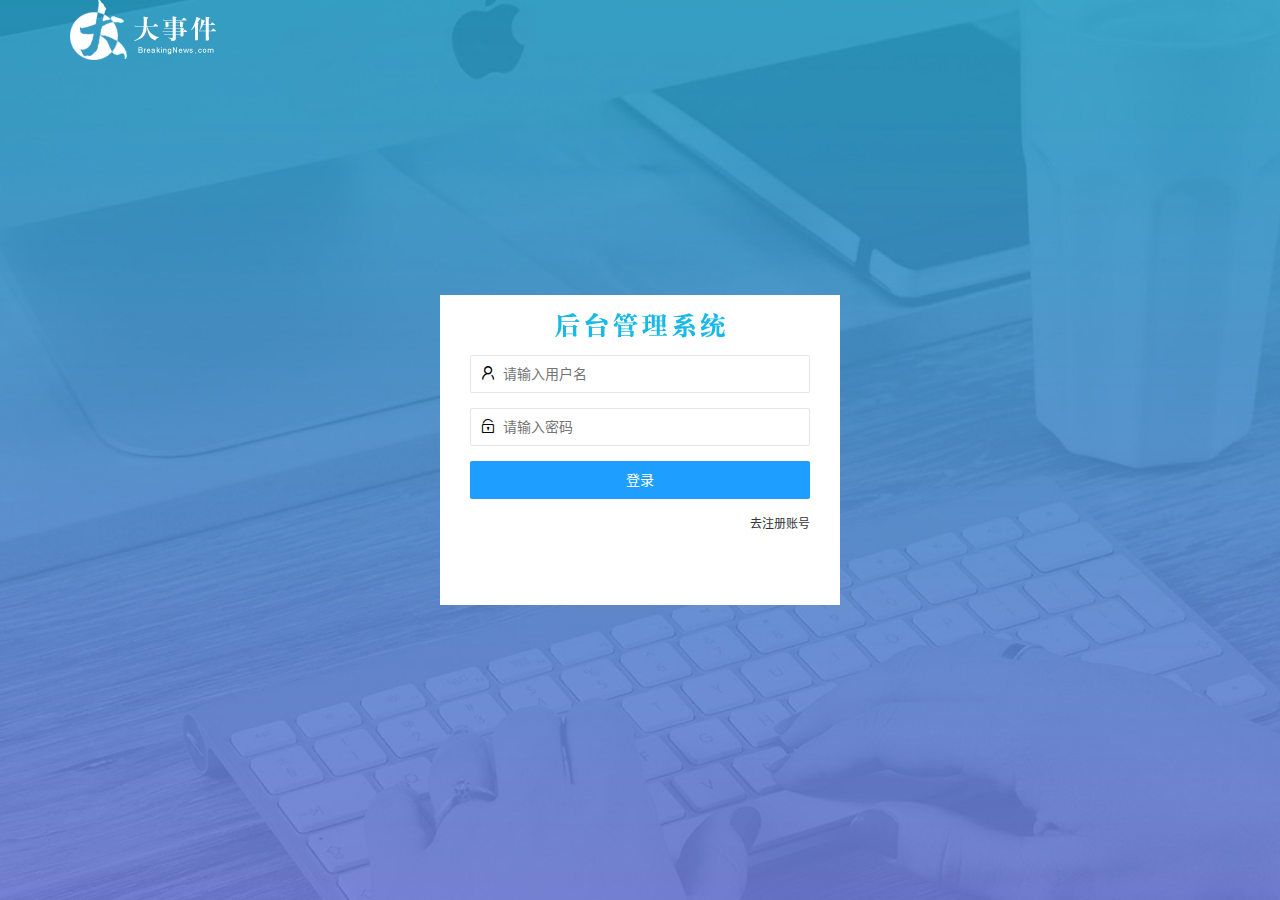
<file: login.html>
<!DOCTYPE html>
<html lang="zh-CN">

<head>
    <meta charset="UTF-8">
    <meta name="viewport" content="width=device-width, initial-scale=1.0">
    <title>大事件-登录/注册</title>
    <!-- 先引入layui样式，在引入自己的样式 -->
    <link rel="stylesheet" href="/assets/lib/layui/css/layui.css">
    <!-- live server启动后，以code目录为根目录 -->
    <link rel="stylesheet" href="/assets/css/login.css">
</head>

<body>
    <!-- 顶部logo -->
    <div class="layui-main">
        <img src="/assets/images/logo.png" alt="">
    </div>
    <!-- 登录注册区 -->
    <div class="loginAndRegBox">
        <!-- 标题 -->
        <div class="title-box">

        </div>
        <!-- 登录的div -->
        <div class="login-box">
            <!-- 登录表单 -->
            <form class="layui-form" id="form_login">
                <!-- 用户名 -->
                <div class="layui-form-item">
                    <i class="layui-icon layui-icon-username"></i>
                    <input type="text" name="username" required lay-verify="required" placeholder="请输入用户名" autocomplete="off" class="layui-input">
                </div>
                <!-- 密码 -->
                <div class="layui-form-item">
                    <i class="layui-icon layui-icon-password"></i>
                    <input type="text" name="password" required lay-verify="required|pwd" placeholder="请输入密码" autocomplete="off" class="layui-input">
                </div>
                <!-- 按钮 -->
                <div class="layui-form-item">
                    <button class="layui-btn layui-btn-fluid layui-btn-normal" lay-submit>登录</button>
                </div>
                <!-- 链接 -->
                <div class="layui-form-item links">
                    <a href="javascript:;" id="link_reg">去注册账号</a>
                </div>
            </form>
        </div>
        <!-- 注册的div -->
        <div class="reg-box">
            <!-- 注册表单 -->
            <form class="layui-form" id="form-reg">
                <!-- 用户名 -->
                <div class="layui-form-item">
                    <i class="layui-icon layui-icon-username"></i>
                    <input type="text" name="username" required lay-verify="required" placeholder="请输入用户名" autocomplete="off" class="layui-input">
                </div>
                <!-- 密码 -->
                <div class="layui-form-item">
                    <i class="layui-icon layui-icon-password"></i>
                    <input type="text" name="password" required lay-verify="required|pwd" placeholder="请输入密码" autocomplete="off" class="layui-input">
                </div>
                <!-- 确认密码 -->
                <div class="layui-form-item">
                    <i class="layui-icon layui-icon-password"></i>
                    <input type="text" name="repassword" required lay-verify="required|pwd|repwd" placeholder="请确认密码" autocomplete="off" class="layui-input">
                </div>
                <!-- 按钮 -->
                <div class="layui-form-item">
                    <button class="layui-btn layui-btn-fluid layui-btn layui-btn-normal" lay-submit>注册</button>
                </div>
                <!-- 链接 -->
                <div class="layui-form-item links">
                    <a href="javascript:;" id="link_login">去登陆</a>
                </div>
            </form>

        </div>
    </div>
    <script src="/assets/lib/layui/layui.all.js"></script>
    <!-- 导入jQuery -->
    <script src="/assets/lib/jquery.js"></script>
    <script src="/assets/js/baseAPI.js"></script>
    <!-- 自己的js -->
    <script src="/assets/js/login.js"></script>
</body>

</html>
</file>
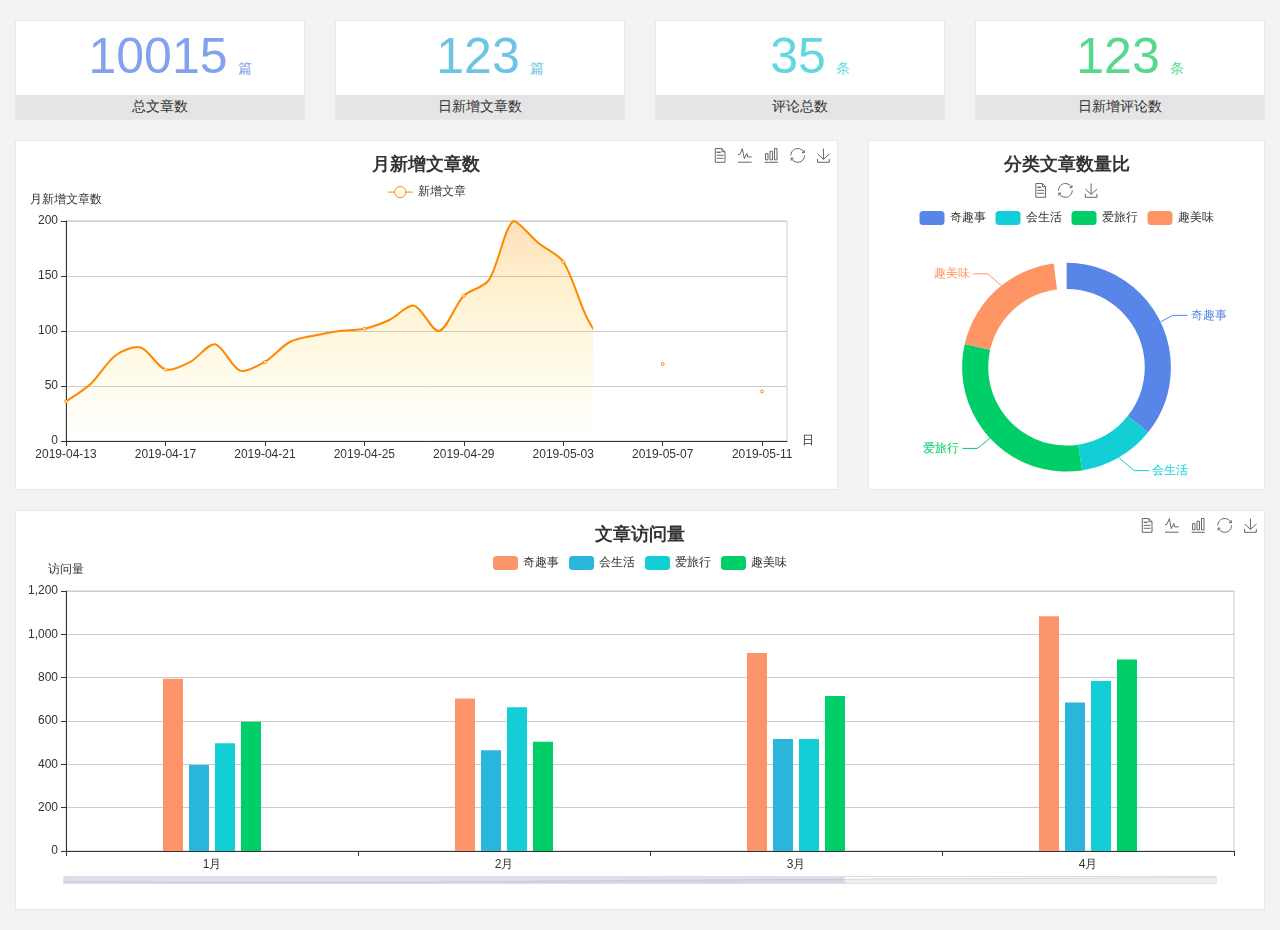
<file: home/dashboard.html>
<!DOCTYPE html>
<html lang="en">

<head>
  <meta charset="UTF-8">
  <meta name="viewport" content="width=device-width, initial-scale=1.0">
  <meta http-equiv="X-UA-Compatible" content="ie=edge">
  <title>图表统计</title>
  <link rel="stylesheet" href="../assets/lib/bootstrap.css" />
  <link rel="stylesheet" href="../assets/lib/main.css" />
  <script src="../assets/lib/jquery.js"></script>
  <script type="text/javascript" src="../assets/lib/echarts.min.js"></script>
</head>

<body>
  <div class="container-fluid">
    <div class="row spannel_list">
      <div class="col-sm-3 col-xs-6">
        <div class="spannel">
          <em>10015</em><span>篇</span>
          <b>总文章数</b>
        </div>
      </div>
      <div class="col-sm-3 col-xs-6">
        <div class="spannel scolor01">
          <em>123</em><span>篇</span>
          <b>日新增文章数</b>
        </div>
      </div>
      <div class="col-sm-3 col-xs-6">
        <div class="spannel scolor02">
          <em>35</em><span>条</span>
          <b>评论总数</b>
        </div>
      </div>
      <div class="col-sm-3 col-xs-6">
        <div class="spannel scolor03">
          <em>123</em><span>条</span>
          <b>日新增评论数</b>
        </div>
      </div>
    </div>
  </div>

  <div class="container-fluid">
    <div class="row curve-pie">
      <div class="col-lg-8 col-md-8">
        <div class="gragh_pannel" id="curve_show"></div>
      </div>
      <div class="col-lg-4 col-md-4">
        <div class="gragh_pannel" id="pie_show"></div>
      </div>
    </div>
  </div>

  <div class="container-fluid">
    <div class="column_pannel" id="column_show"></div>
  </div>

  <script>
    var oChart = echarts.init(document.getElementById('curve_show'));
    var aList_all = [
      { 'count': 36, 'date': '2019-04-13' },
      { 'count': 52, 'date': '2019-04-14' },
      { 'count': 78, 'date': '2019-04-15' },
      { 'count': 85, 'date': '2019-04-16' },
      { 'count': 65, 'date': '2019-04-17' },
      { 'count': 72, 'date': '2019-04-18' },
      { 'count': 88, 'date': '2019-04-19' },
      { 'count': 64, 'date': '2019-04-20' },
      { 'count': 72, 'date': '2019-04-21' },
      { 'count': 90, 'date': '2019-04-22' },
      { 'count': 96, 'date': '2019-04-23' },
      { 'count': 100, 'date': '2019-04-24' },
      { 'count': 102, 'date': '2019-04-25' },
      { 'count': 110, 'date': '2019-04-26' },
      { 'count': 123, 'date': '2019-04-27' },
      { 'count': 100, 'date': '2019-04-28' },
      { 'count': 132, 'date': '2019-04-29' },
      { 'count': 146, 'date': '2019-04-30' },
      { 'count': 200, 'date': '2019-05-01' },
      { 'count': 180, 'date': '2019-05-02' },
      { 'count': 163, 'date': '2019-05-03' },
      { 'count': 110, 'date': '2019-05-04' },
      { 'count': 80, 'date': '2019-05-05' },
      { 'count': 82, 'date': '2019-05-06' },
      { 'count': 70, 'date': '2019-05-07' },
      { 'count': 65, 'date': '2019-05-08' },
      { 'count': 54, 'date': '2019-05-09' },
      { 'count': 40, 'date': '2019-05-10' },
      { 'count': 45, 'date': '2019-05-11' },
      { 'count': 38, 'date': '2019-05-12' },
    ];

    let aCount = [];
    let aDate = [];

    for (var i = 0; i < aList_all.length; i++) {
      aCount.push(aList_all[i].count);
      aDate.push(aList_all[i].date);
    }

    var chartopt = {
      title: {
        text: '月新增文章数',
        left: 'center',
        top: '10'
      },
      tooltip: {
        trigger: 'axis'
      },
      legend: {
        data: ['新增文章'],
        top: '40'
      },
      toolbox: {
        show: true,
        feature: {
          mark: { show: true },
          dataView: { show: true, readOnly: false },
          magicType: { show: true, type: ['line', 'bar'] },
          restore: { show: true },
          saveAsImage: { show: true }
        }
      },
      calculable: true,
      xAxis: [
        {
          name: '日',
          type: 'category',
          boundaryGap: false,
          data: aDate
        }
      ],
      yAxis: [
        {
          name: '月新增文章数',
          type: 'value'
        }
      ],
      series: [
        {
          name: '新增文章',
          type: 'line',
          smooth: true,
          itemStyle: { normal: { areaStyle: { type: 'default' }, color: '#f80' }, lineStyle: { color: '#f80' } },
          data: aCount
        }],
      areaStyle: {
        normal: {
          color: new echarts.graphic.LinearGradient(0, 0, 0, 1, [{
            offset: 0,
            color: 'rgba(255,136,0,0.39)'
          }, {
            offset: .34,
            color: 'rgba(255,180,0,0.25)'
          }, {
            offset: 1,
            color: 'rgba(255,222,0,0.00)'
          }])

        }
      },
      grid: {
        show: true,
        x: 50,
        x2: 50,
        y: 80,
        height: 220
      }
    };

    oChart.setOption(chartopt);


    var oPie = echarts.init(document.getElementById('pie_show'));
    var oPieopt =
    {
      title: {
        top: 10,
        text: '分类文章数量比',
        x: 'center'
      },
      tooltip: {
        trigger: 'item',
        formatter: "{a} <br/>{b} : {c} ({d}%)"
      },
      color: ['#5885e8', '#13cfd5', '#00ce68', '#ff9565'],
      legend: {
        x: 'center',
        top: 65,
        data: ['奇趣事', '会生活', '爱旅行', '趣美味']
      },
      toolbox: {
        show: true,
        x: 'center',
        top: 35,
        feature: {
          mark: { show: true },
          dataView: { show: true, readOnly: false },
          magicType: {
            show: true,
            type: ['pie', 'funnel'],
            option: {
              funnel: {
                x: '25%',
                width: '50%',
                funnelAlign: 'left',
                max: 1548
              }
            }
          },
          restore: { show: true },
          saveAsImage: { show: true }
        }
      },
      calculable: true,
      series: [
        {
          name: '访问来源',
          type: 'pie',
          radius: ['45%', '60%'],
          center: ['50%', '65%'],
          data: [
            { value: 300, name: '奇趣事' },
            { value: 100, name: '会生活' },
            { value: 260, name: '爱旅行' },
            { value: 180, name: '趣美味' }
          ]
        }
      ]
    };
    oPie.setOption(oPieopt);



    var oColumn = this.echarts.init(document.getElementById('column_show'));
    var oColumnopt =
    {
      title: {
        text: '文章访问量',
        left: 'center',
        top: '10'
      },
      tooltip: {
        trigger: 'axis'
      },
      legend: {
        data: ['奇趣事', '会生活', '爱旅行', '趣美味'],
        top: '40'
      },
      toolbox: {
        show: true,
        feature: {
          mark: { show: true },
          dataView: { show: true, readOnly: false },
          magicType: { show: true, type: ['line', 'bar'] },
          restore: { show: true },
          saveAsImage: { show: true }
        }
      },
      calculable: true,
      xAxis: [
        {
          type: 'category',
          data: ['1月', '2月', '3月', '4月', '5月']
        }
      ],
      yAxis: [
        {
          name: '访问量',
          type: 'value'
        }
      ],
      series: [
        {
          name: '奇趣事',
          type: 'bar',
          barWidth: 20,
          itemStyle: {
            normal: { areaStyle: { type: 'default' }, color: '#fd956a' }
          },
          data: [800, 708, 920, 1090, 1200]
        },
        {
          name: '会生活',
          type: 'bar',
          barWidth: 20,
          itemStyle: {
            normal: { areaStyle: { type: 'default' }, color: '#2bb6db' }
          },
          data: [400, 468, 520, 690, 800]
        },
        {
          name: '爱旅行',
          type: 'bar',
          barWidth: 20,
          itemStyle: {
            normal: { areaStyle: { type: 'default' }, color: '#13cfd5' }
          },
          data: [500, 668, 520, 790, 900]
        },
        {
          name: '趣美味',
          type: 'bar',
          barWidth: 20,
          itemStyle: {
            normal: { areaStyle: { type: 'default' }, color: '#00ce68' }
          },
          data: [600, 508, 720, 890, 1000]
        }
      ],
      grid: {
        show: true,
        x: 50,
        x2: 30,
        y: 80,
        height: 260
      },
      dataZoom: [//给x轴设置滚动条
        {
          start: 0,//默认为0
          end: 100 - 1000 / 31,//默认为100
          type: 'slider',
          show: true,
          xAxisIndex: [0],
          handleSize: 0,//滑动条的 左右2个滑动条的大小
          height: 8,//组件高度
          left: 45, //左边的距离
          right: 50,//右边的距离
          bottom: 26,//右边的距离
          handleColor: '#ddd',//h滑动图标的颜色
          handleStyle: {
            borderColor: "#cacaca",
            borderWidth: "1",
            shadowBlur: 2,
            background: "#ddd",
            shadowColor: "#ddd",
          }
        }]
    };
    oColumn.setOption(oColumnopt);
  </script>
</body>

</html>
</file>
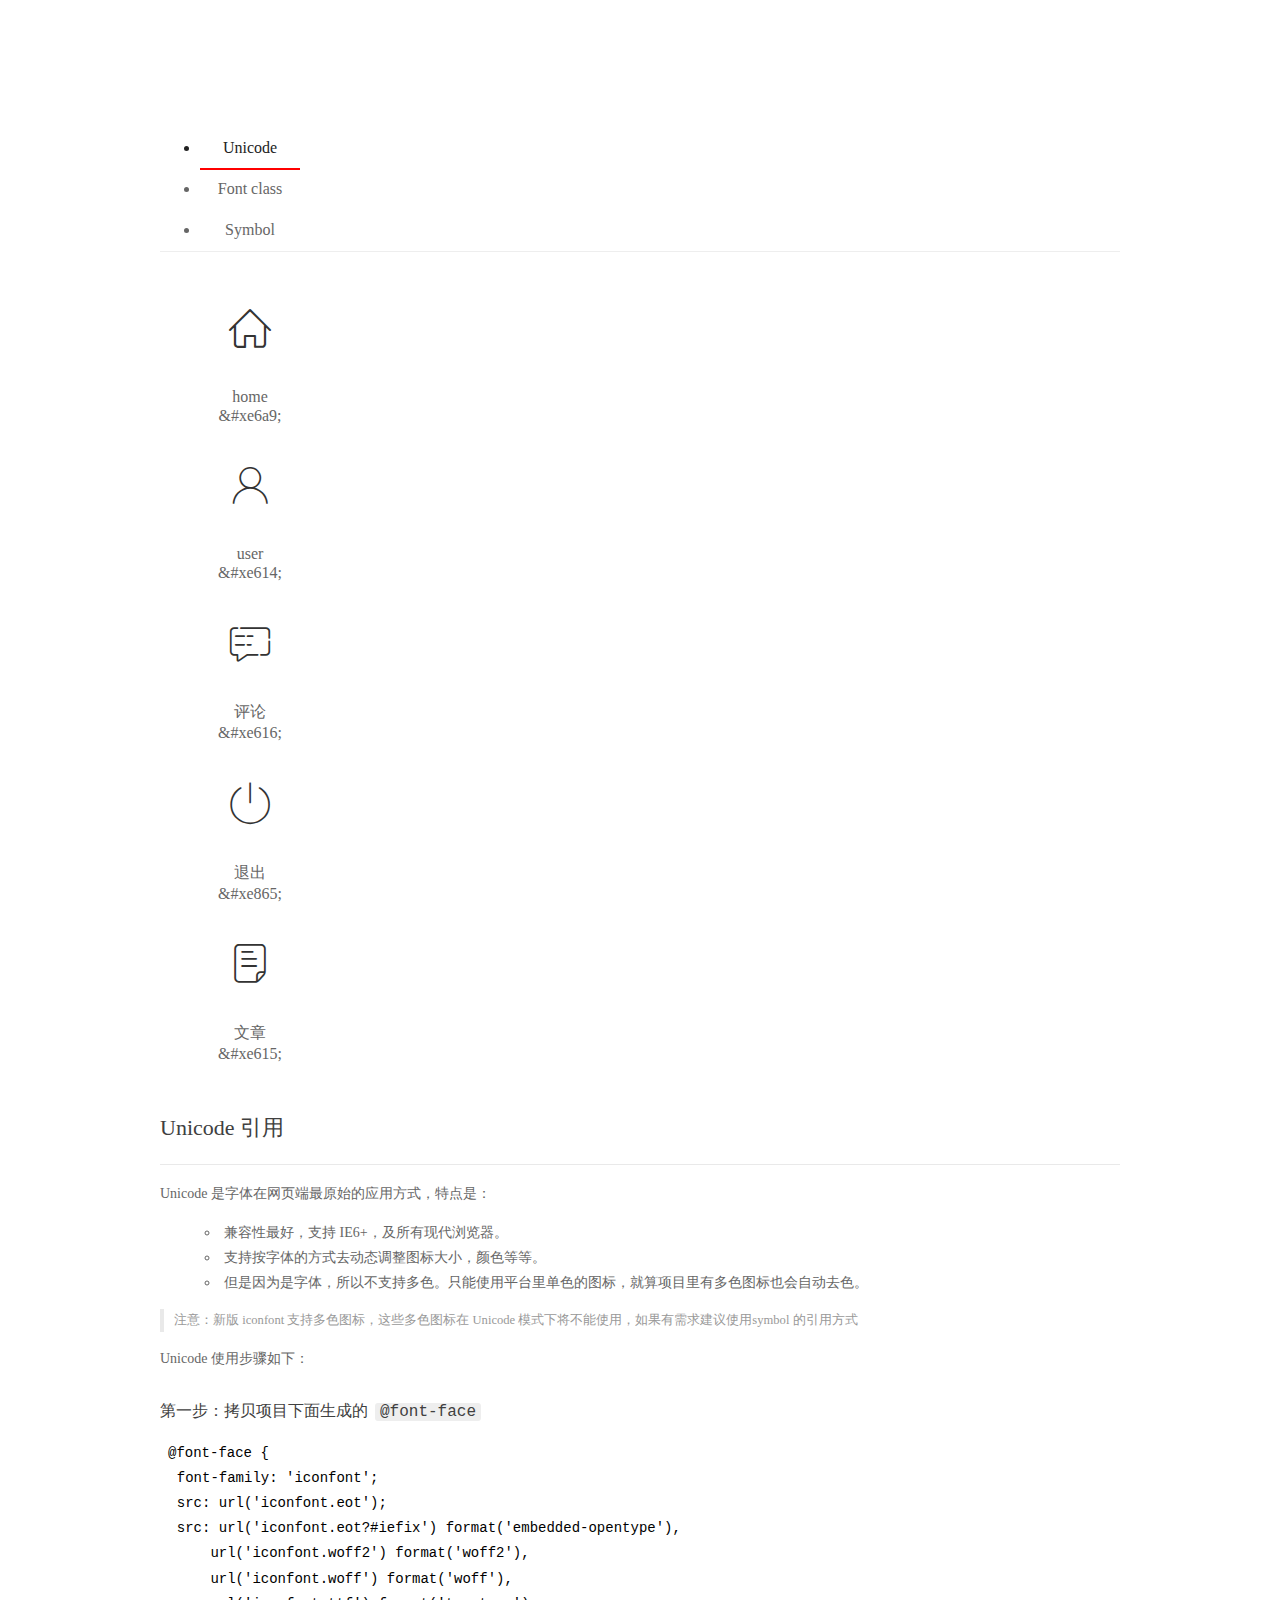
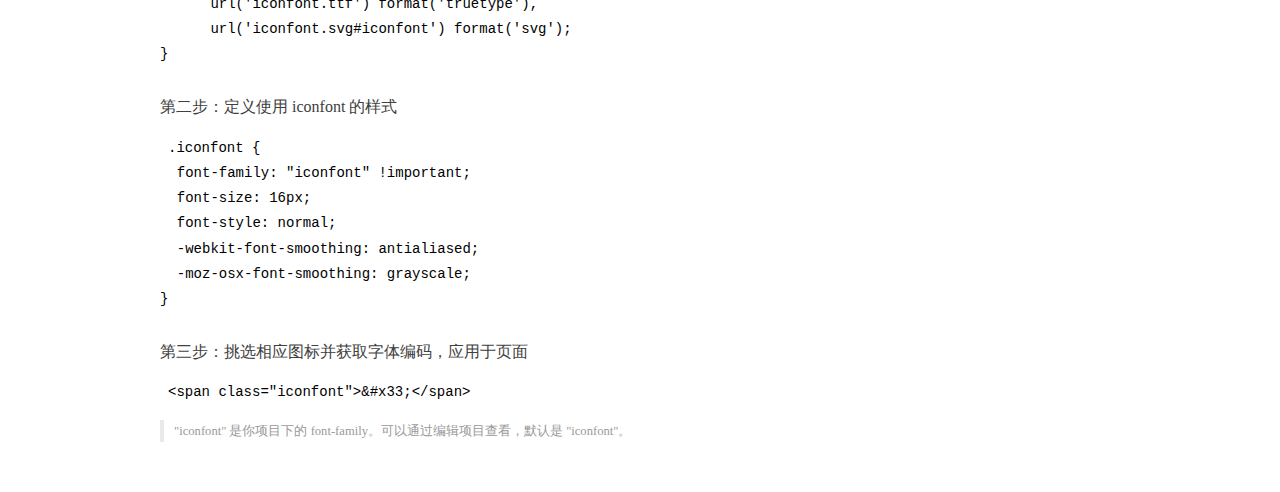
<file: assets/fonts/demo_index.html>
<!DOCTYPE html>
<html>
<head>
  <meta charset="utf-8"/>
  <title>IconFont Demo</title>
  <link rel="shortcut icon" href="https://gtms04.alicdn.com/tps/i4/TB1_oz6GVXXXXaFXpXXJDFnIXXX-64-64.ico" type="image/x-icon"/>
  <link rel="stylesheet" href="https://g.alicdn.com/thx/cube/1.3.2/cube.min.css">
  <link rel="stylesheet" href="demo.css">
  <link rel="stylesheet" href="iconfont.css">
  <script src="iconfont.js"></script>
  <!-- jQuery -->
  <script src="https://a1.alicdn.com/oss/uploads/2018/12/26/7bfddb60-08e8-11e9-9b04-53e73bb6408b.js"></script>
  <!-- 代码高亮 -->
  <script src="https://a1.alicdn.com/oss/uploads/2018/12/26/a3f714d0-08e6-11e9-8a15-ebf944d7534c.js"></script>
</head>
<body>
  <div class="main">
    <h1 class="logo"><a href="https://www.iconfont.cn/" title="iconfont 首页" target="_blank">&#xe86b;</a></h1>
    <div class="nav-tabs">
      <ul id="tabs" class="dib-box">
        <li class="dib active"><span>Unicode</span></li>
        <li class="dib"><span>Font class</span></li>
        <li class="dib"><span>Symbol</span></li>
      </ul>
      
    </div>
    <div class="tab-container">
      <div class="content unicode" style="display: block;">
          <ul class="icon_lists dib-box">
          
            <li class="dib">
              <span class="icon iconfont">&#xe6a9;</span>
                <div class="name">home</div>
                <div class="code-name">&amp;#xe6a9;</div>
              </li>
          
            <li class="dib">
              <span class="icon iconfont">&#xe614;</span>
                <div class="name">user</div>
                <div class="code-name">&amp;#xe614;</div>
              </li>
          
            <li class="dib">
              <span class="icon iconfont">&#xe616;</span>
                <div class="name">评论</div>
                <div class="code-name">&amp;#xe616;</div>
              </li>
          
            <li class="dib">
              <span class="icon iconfont">&#xe865;</span>
                <div class="name">退出</div>
                <div class="code-name">&amp;#xe865;</div>
              </li>
          
            <li class="dib">
              <span class="icon iconfont">&#xe615;</span>
                <div class="name">文章</div>
                <div class="code-name">&amp;#xe615;</div>
              </li>
          
          </ul>
          <div class="article markdown">
          <h2 id="unicode-">Unicode 引用</h2>
          <hr>

          <p>Unicode 是字体在网页端最原始的应用方式，特点是：</p>
          <ul>
            <li>兼容性最好，支持 IE6+，及所有现代浏览器。</li>
            <li>支持按字体的方式去动态调整图标大小，颜色等等。</li>
            <li>但是因为是字体，所以不支持多色。只能使用平台里单色的图标，就算项目里有多色图标也会自动去色。</li>
          </ul>
          <blockquote>
            <p>注意：新版 iconfont 支持多色图标，这些多色图标在 Unicode 模式下将不能使用，如果有需求建议使用symbol 的引用方式</p>
          </blockquote>
          <p>Unicode 使用步骤如下：</p>
          <h3 id="-font-face">第一步：拷贝项目下面生成的 <code>@font-face</code></h3>
<pre><code class="language-css"
>@font-face {
  font-family: 'iconfont';
  src: url('iconfont.eot');
  src: url('iconfont.eot?#iefix') format('embedded-opentype'),
      url('iconfont.woff2') format('woff2'),
      url('iconfont.woff') format('woff'),
      url('iconfont.ttf') format('truetype'),
      url('iconfont.svg#iconfont') format('svg');
}
</code></pre>
          <h3 id="-iconfont-">第二步：定义使用 iconfont 的样式</h3>
<pre><code class="language-css"
>.iconfont {
  font-family: "iconfont" !important;
  font-size: 16px;
  font-style: normal;
  -webkit-font-smoothing: antialiased;
  -moz-osx-font-smoothing: grayscale;
}
</code></pre>
          <h3 id="-">第三步：挑选相应图标并获取字体编码，应用于页面</h3>
<pre>
<code class="language-html"
>&lt;span class="iconfont"&gt;&amp;#x33;&lt;/span&gt;
</code></pre>
          <blockquote>
            <p>"iconfont" 是你项目下的 font-family。可以通过编辑项目查看，默认是 "iconfont"。</p>
          </blockquote>
          </div>
      </div>
      <div class="content font-class">
        <ul class="icon_lists dib-box">
          
          <li class="dib">
            <span class="icon iconfont icon-home"></span>
            <div class="name">
              home
            </div>
            <div class="code-name">.icon-home
            </div>
          </li>
          
          <li class="dib">
            <span class="icon iconfont icon-user"></span>
            <div class="name">
              user
            </div>
            <div class="code-name">.icon-user
            </div>
          </li>
          
          <li class="dib">
            <span class="icon iconfont icon-pinglun"></span>
            <div class="name">
              评论
            </div>
            <div class="code-name">.icon-pinglun
            </div>
          </li>
          
          <li class="dib">
            <span class="icon iconfont icon-tuichu"></span>
            <div class="name">
              退出
            </div>
            <div class="code-name">.icon-tuichu
            </div>
          </li>
          
          <li class="dib">
            <span class="icon iconfont icon-16"></span>
            <div class="name">
              文章
            </div>
            <div class="code-name">.icon-16
            </div>
          </li>
          
        </ul>
        <div class="article markdown">
        <h2 id="font-class-">font-class 引用</h2>
        <hr>

        <p>font-class 是 Unicode 使用方式的一种变种，主要是解决 Unicode 书写不直观，语意不明确的问题。</p>
        <p>与 Unicode 使用方式相比，具有如下特点：</p>
        <ul>
          <li>兼容性良好，支持 IE8+，及所有现代浏览器。</li>
          <li>相比于 Unicode 语意明确，书写更直观。可以很容易分辨这个 icon 是什么。</li>
          <li>因为使用 class 来定义图标，所以当要替换图标时，只需要修改 class 里面的 Unicode 引用。</li>
          <li>不过因为本质上还是使用的字体，所以多色图标还是不支持的。</li>
        </ul>
        <p>使用步骤如下：</p>
        <h3 id="-fontclass-">第一步：引入项目下面生成的 fontclass 代码：</h3>
<pre><code class="language-html">&lt;link rel="stylesheet" href="./iconfont.css"&gt;
</code></pre>
        <h3 id="-">第二步：挑选相应图标并获取类名，应用于页面：</h3>
<pre><code class="language-html">&lt;span class="iconfont icon-xxx"&gt;&lt;/span&gt;
</code></pre>
        <blockquote>
          <p>"
            iconfont" 是你项目下的 font-family。可以通过编辑项目查看，默认是 "iconfont"。</p>
        </blockquote>
      </div>
      </div>
      <div class="content symbol">
          <ul class="icon_lists dib-box">
          
            <li class="dib">
                <svg class="icon svg-icon" aria-hidden="true">
                  <use xlink:href="#icon-home"></use>
                </svg>
                <div class="name">home</div>
                <div class="code-name">#icon-home</div>
            </li>
          
            <li class="dib">
                <svg class="icon svg-icon" aria-hidden="true">
                  <use xlink:href="#icon-user"></use>
                </svg>
                <div class="name">user</div>
                <div class="code-name">#icon-user</div>
            </li>
          
            <li class="dib">
                <svg class="icon svg-icon" aria-hidden="true">
                  <use xlink:href="#icon-pinglun"></use>
                </svg>
                <div class="name">评论</div>
                <div class="code-name">#icon-pinglun</div>
            </li>
          
            <li class="dib">
                <svg class="icon svg-icon" aria-hidden="true">
                  <use xlink:href="#icon-tuichu"></use>
                </svg>
                <div class="name">退出</div>
                <div class="code-name">#icon-tuichu</div>
            </li>
          
            <li class="dib">
                <svg class="icon svg-icon" aria-hidden="true">
                  <use xlink:href="#icon-16"></use>
                </svg>
                <div class="name">文章</div>
                <div class="code-name">#icon-16</div>
            </li>
          
          </ul>
          <div class="article markdown">
          <h2 id="symbol-">Symbol 引用</h2>
          <hr>

          <p>这是一种全新的使用方式，应该说这才是未来的主流，也是平台目前推荐的用法。相关介绍可以参考这篇<a href="">文章</a>
            这种用法其实是做了一个 SVG 的集合，与另外两种相比具有如下特点：</p>
          <ul>
            <li>支持多色图标了，不再受单色限制。</li>
            <li>通过一些技巧，支持像字体那样，通过 <code>font-size</code>, <code>color</code> 来调整样式。</li>
            <li>兼容性较差，支持 IE9+，及现代浏览器。</li>
            <li>浏览器渲染 SVG 的性能一般，还不如 png。</li>
          </ul>
          <p>使用步骤如下：</p>
          <h3 id="-symbol-">第一步：引入项目下面生成的 symbol 代码：</h3>
<pre><code class="language-html">&lt;script src="./iconfont.js"&gt;&lt;/script&gt;
</code></pre>
          <h3 id="-css-">第二步：加入通用 CSS 代码（引入一次就行）：</h3>
<pre><code class="language-html">&lt;style&gt;
.icon {
  width: 1em;
  height: 1em;
  vertical-align: -0.15em;
  fill: currentColor;
  overflow: hidden;
}
&lt;/style&gt;
</code></pre>
          <h3 id="-">第三步：挑选相应图标并获取类名，应用于页面：</h3>
<pre><code class="language-html">&lt;svg class="icon" aria-hidden="true"&gt;
  &lt;use xlink:href="#icon-xxx"&gt;&lt;/use&gt;
&lt;/svg&gt;
</code></pre>
          </div>
      </div>

    </div>
  </div>
  <script>
  $(document).ready(function () {
      $('.tab-container .content:first').show()

      $('#tabs li').click(function (e) {
        var tabContent = $('.tab-container .content')
        var index = $(this).index()

        if ($(this).hasClass('active')) {
          return
        } else {
          $('#tabs li').removeClass('active')
          $(this).addClass('active')

          tabContent.hide().eq(index).fadeIn()
        }
      })
    })
  </script>
</body>
</html>
</file>
<file: assets/lib/layui/css/layui.css>
/** layui-v2.5.5 MIT License By https://www.layui.com */
 .layui-inline,img{display:inline-block;vertical-align:middle}h1,h2,h3,h4,h5,h6{font-weight:400}.layui-edge,.layui-header,.layui-inline,.layui-main{position:relative}.layui-body,.layui-edge,.layui-elip{overflow:hidden}.layui-btn,.layui-edge,.layui-inline,img{vertical-align:middle}.layui-btn,.layui-disabled,.layui-icon,.layui-unselect{-moz-user-select:none;-webkit-user-select:none;-ms-user-select:none}.layui-elip,.layui-form-checkbox span,.layui-form-pane .layui-form-label{text-overflow:ellipsis;white-space:nowrap}.layui-breadcrumb,.layui-tree-btnGroup{visibility:hidden}blockquote,body,button,dd,div,dl,dt,form,h1,h2,h3,h4,h5,h6,input,li,ol,p,pre,td,textarea,th,ul{margin:0;padding:0;-webkit-tap-highlight-color:rgba(0,0,0,0)}a:active,a:hover{outline:0}img{border:none}li{list-style:none}table{border-collapse:collapse;border-spacing:0}h4,h5,h6{font-size:100%}button,input,optgroup,option,select,textarea{font-family:inherit;font-size:inherit;font-style:inherit;font-weight:inherit;outline:0}pre{white-space:pre-wrap;white-space:-moz-pre-wrap;white-space:-pre-wrap;white-space:-o-pre-wrap;word-wrap:break-word}body{line-height:24px;font:14px Helvetica Neue,Helvetica,PingFang SC,Tahoma,Arial,sans-serif}hr{height:1px;margin:10px 0;border:0;clear:both}a{color:#333;text-decoration:none}a:hover{color:#777}a cite{font-style:normal;*cursor:pointer}.layui-border-box,.layui-border-box *{box-sizing:border-box}.layui-box,.layui-box *{box-sizing:content-box}.layui-clear{clear:both;*zoom:1}.layui-clear:after{content:'\20';clear:both;*zoom:1;display:block;height:0}.layui-inline{*display:inline;*zoom:1}.layui-edge{display:inline-block;width:0;height:0;border-width:6px;border-style:dashed;border-color:transparent}.layui-edge-top{top:-4px;border-bottom-color:#999;border-bottom-style:solid}.layui-edge-right{border-left-color:#999;border-left-style:solid}.layui-edge-bottom{top:2px;border-top-color:#999;border-top-style:solid}.layui-edge-left{border-right-color:#999;border-right-style:solid}.layui-disabled,.layui-disabled:hover{color:#d2d2d2!important;cursor:not-allowed!important}.layui-circle{border-radius:100%}.layui-show{display:block!important}.layui-hide{display:none!important}@font-face{font-family:layui-icon;src:url(../font/iconfont.eot?v=250);src:url(../font/iconfont.eot?v=250#iefix) format('embedded-opentype'),url(../font/iconfont.woff2?v=250) format('woff2'),url(../font/iconfont.woff?v=250) format('woff'),url(../font/iconfont.ttf?v=250) format('truetype'),url(../font/iconfont.svg?v=250#layui-icon) format('svg')}.layui-icon{font-family:layui-icon!important;font-size:16px;font-style:normal;-webkit-font-smoothing:antialiased;-moz-osx-font-smoothing:grayscale}.layui-icon-reply-fill:before{content:"\e611"}.layui-icon-set-fill:before{content:"\e614"}.layui-icon-menu-fill:before{content:"\e60f"}.layui-icon-search:before{content:"\e615"}.layui-icon-share:before{content:"\e641"}.layui-icon-set-sm:before{content:"\e620"}.layui-icon-engine:before{content:"\e628"}.layui-icon-close:before{content:"\1006"}.layui-icon-close-fill:before{content:"\1007"}.layui-icon-chart-screen:before{content:"\e629"}.layui-icon-star:before{content:"\e600"}.layui-icon-circle-dot:before{content:"\e617"}.layui-icon-chat:before{content:"\e606"}.layui-icon-release:before{content:"\e609"}.layui-icon-list:before{content:"\e60a"}.layui-icon-chart:before{content:"\e62c"}.layui-icon-ok-circle:before{content:"\1005"}.layui-icon-layim-theme:before{content:"\e61b"}.layui-icon-table:before{content:"\e62d"}.layui-icon-right:before{content:"\e602"}.layui-icon-left:before{content:"\e603"}.layui-icon-cart-simple:before{content:"\e698"}.layui-icon-face-cry:before{content:"\e69c"}.layui-icon-face-smile:before{content:"\e6af"}.layui-icon-survey:before{content:"\e6b2"}.layui-icon-tree:before{content:"\e62e"}.layui-icon-upload-circle:before{content:"\e62f"}.layui-icon-add-circle:before{content:"\e61f"}.layui-icon-download-circle:before{content:"\e601"}.layui-icon-templeate-1:before{content:"\e630"}.layui-icon-util:before{content:"\e631"}.layui-icon-face-surprised:before{content:"\e664"}.layui-icon-edit:before{content:"\e642"}.layui-icon-speaker:before{content:"\e645"}.layui-icon-down:before{content:"\e61a"}.layui-icon-file:before{content:"\e621"}.layui-icon-layouts:before{content:"\e632"}.layui-icon-rate-half:before{content:"\e6c9"}.layui-icon-add-circle-fine:before{content:"\e608"}.layui-icon-prev-circle:before{content:"\e633"}.layui-icon-read:before{content:"\e705"}.layui-icon-404:before{content:"\e61c"}.layui-icon-carousel:before{content:"\e634"}.layui-icon-help:before{content:"\e607"}.layui-icon-code-circle:before{content:"\e635"}.layui-icon-water:before{content:"\e636"}.layui-icon-username:before{content:"\e66f"}.layui-icon-find-fill:before{content:"\e670"}.layui-icon-about:before{content:"\e60b"}.layui-icon-location:before{content:"\e715"}.layui-icon-up:before{content:"\e619"}.layui-icon-pause:before{content:"\e651"}.layui-icon-date:before{content:"\e637"}.layui-icon-layim-uploadfile:before{content:"\e61d"}.layui-icon-delete:before{content:"\e640"}.layui-icon-play:before{content:"\e652"}.layui-icon-top:before{content:"\e604"}.layui-icon-friends:before{content:"\e612"}.layui-icon-refresh-3:before{content:"\e9aa"}.layui-icon-ok:before{content:"\e605"}.layui-icon-layer:before{content:"\e638"}.layui-icon-face-smile-fine:before{content:"\e60c"}.layui-icon-dollar:before{content:"\e659"}.layui-icon-group:before{content:"\e613"}.layui-icon-layim-download:before{content:"\e61e"}.layui-icon-picture-fine:before{content:"\e60d"}.layui-icon-link:before{content:"\e64c"}.layui-icon-diamond:before{content:"\e735"}.layui-icon-log:before{content:"\e60e"}.layui-icon-rate-solid:before{content:"\e67a"}.layui-icon-fonts-del:before{content:"\e64f"}.layui-icon-unlink:before{content:"\e64d"}.layui-icon-fonts-clear:before{content:"\e639"}.layui-icon-triangle-r:before{content:"\e623"}.layui-icon-circle:before{content:"\e63f"}.layui-icon-radio:before{content:"\e643"}.layui-icon-align-center:before{content:"\e647"}.layui-icon-align-right:before{content:"\e648"}.layui-icon-align-left:before{content:"\e649"}.layui-icon-loading-1:before{content:"\e63e"}.layui-icon-return:before{content:"\e65c"}.layui-icon-fonts-strong:before{content:"\e62b"}.layui-icon-upload:before{content:"\e67c"}.layui-icon-dialogue:before{content:"\e63a"}.layui-icon-video:before{content:"\e6ed"}.layui-icon-headset:before{content:"\e6fc"}.layui-icon-cellphone-fine:before{content:"\e63b"}.layui-icon-add-1:before{content:"\e654"}.layui-icon-face-smile-b:before{content:"\e650"}.layui-icon-fonts-html:before{content:"\e64b"}.layui-icon-form:before{content:"\e63c"}.layui-icon-cart:before{content:"\e657"}.layui-icon-camera-fill:before{content:"\e65d"}.layui-icon-tabs:before{content:"\e62a"}.layui-icon-fonts-code:before{content:"\e64e"}.layui-icon-fire:before{content:"\e756"}.layui-icon-set:before{content:"\e716"}.layui-icon-fonts-u:before{content:"\e646"}.layui-icon-triangle-d:before{content:"\e625"}.layui-icon-tips:before{content:"\e702"}.layui-icon-picture:before{content:"\e64a"}.layui-icon-more-vertical:before{content:"\e671"}.layui-icon-flag:before{content:"\e66c"}.layui-icon-loading:before{content:"\e63d"}.layui-icon-fonts-i:before{content:"\e644"}.layui-icon-refresh-1:before{content:"\e666"}.layui-icon-rmb:before{content:"\e65e"}.layui-icon-home:before{content:"\e68e"}.layui-icon-user:before{content:"\e770"}.layui-icon-notice:before{content:"\e667"}.layui-icon-login-weibo:before{content:"\e675"}.layui-icon-voice:before{content:"\e688"}.layui-icon-upload-drag:before{content:"\e681"}.layui-icon-login-qq:before{content:"\e676"}.layui-icon-snowflake:before{content:"\e6b1"}.layui-icon-file-b:before{content:"\e655"}.layui-icon-template:before{content:"\e663"}.layui-icon-auz:before{content:"\e672"}.layui-icon-console:before{content:"\e665"}.layui-icon-app:before{content:"\e653"}.layui-icon-prev:before{content:"\e65a"}.layui-icon-website:before{content:"\e7ae"}.layui-icon-next:before{content:"\e65b"}.layui-icon-component:before{content:"\e857"}.layui-icon-more:before{content:"\e65f"}.layui-icon-login-wechat:before{content:"\e677"}.layui-icon-shrink-right:before{content:"\e668"}.layui-icon-spread-left:before{content:"\e66b"}.layui-icon-camera:before{content:"\e660"}.layui-icon-note:before{content:"\e66e"}.layui-icon-refresh:before{content:"\e669"}.layui-icon-female:before{content:"\e661"}.layui-icon-male:before{content:"\e662"}.layui-icon-password:before{content:"\e673"}.layui-icon-senior:before{content:"\e674"}.layui-icon-theme:before{content:"\e66a"}.layui-icon-tread:before{content:"\e6c5"}.layui-icon-praise:before{content:"\e6c6"}.layui-icon-star-fill:before{content:"\e658"}.layui-icon-rate:before{content:"\e67b"}.layui-icon-template-1:before{content:"\e656"}.layui-icon-vercode:before{content:"\e679"}.layui-icon-cellphone:before{content:"\e678"}.layui-icon-screen-full:before{content:"\e622"}.layui-icon-screen-restore:before{content:"\e758"}.layui-icon-cols:before{content:"\e610"}.layui-icon-export:before{content:"\e67d"}.layui-icon-print:before{content:"\e66d"}.layui-icon-slider:before{content:"\e714"}.layui-icon-addition:before{content:"\e624"}.layui-icon-subtraction:before{content:"\e67e"}.layui-icon-service:before{content:"\e626"}.layui-icon-transfer:before{content:"\e691"}.layui-main{width:1140px;margin:0 auto}.layui-header{z-index:1000;height:60px}.layui-header a:hover{transition:all .5s;-webkit-transition:all .5s}.layui-side{position:fixed;left:0;top:0;bottom:0;z-index:999;width:200px;overflow-x:hidden}.layui-side-scroll{position:relative;width:220px;height:100%;overflow-x:hidden}.layui-body{position:absolute;left:200px;right:0;top:0;bottom:0;z-index:998;width:auto;overflow-y:auto;box-sizing:border-box}.layui-layout-body{overflow:hidden}.layui-layout-admin .layui-header{background-color:#23262E}.layui-layout-admin .layui-side{top:60px;width:200px;overflow-x:hidden}.layui-layout-admin .layui-body{position:fixed;top:60px;bottom:44px}.layui-layout-admin .layui-main{width:auto;margin:0 15px}.layui-layout-admin .layui-footer{position:fixed;left:200px;right:0;bottom:0;height:44px;line-height:44px;padding:0 15px;background-color:#eee}.layui-layout-admin .layui-logo{position:absolute;left:0;top:0;width:200px;height:100%;line-height:60px;text-align:center;color:#009688;font-size:16px}.layui-layout-admin .layui-header .layui-nav{background:0 0}.layui-layout-left{position:absolute!important;left:200px;top:0}.layui-layout-right{position:absolute!important;right:0;top:0}.layui-container{position:relative;margin:0 auto;padding:0 15px;box-sizing:border-box}.layui-fluid{position:relative;margin:0 auto;padding:0 15px}.layui-row:after,.layui-row:before{content:'';display:block;clear:both}.layui-col-lg1,.layui-col-lg10,.layui-col-lg11,.layui-col-lg12,.layui-col-lg2,.layui-col-lg3,.layui-col-lg4,.layui-col-lg5,.layui-col-lg6,.layui-col-lg7,.layui-col-lg8,.layui-col-lg9,.layui-col-md1,.layui-col-md10,.layui-col-md11,.layui-col-md12,.layui-col-md2,.layui-col-md3,.layui-col-md4,.layui-col-md5,.layui-col-md6,.layui-col-md7,.layui-col-md8,.layui-col-md9,.layui-col-sm1,.layui-col-sm10,.layui-col-sm11,.layui-col-sm12,.layui-col-sm2,.layui-col-sm3,.layui-col-sm4,.layui-col-sm5,.layui-col-sm6,.layui-col-sm7,.layui-col-sm8,.layui-col-sm9,.layui-col-xs1,.layui-col-xs10,.layui-col-xs11,.layui-col-xs12,.layui-col-xs2,.layui-col-xs3,.layui-col-xs4,.layui-col-xs5,.layui-col-xs6,.layui-col-xs7,.layui-col-xs8,.layui-col-xs9{position:relative;display:block;box-sizing:border-box}.layui-col-xs1,.layui-col-xs10,.layui-col-xs11,.layui-col-xs12,.layui-col-xs2,.layui-col-xs3,.layui-col-xs4,.layui-col-xs5,.layui-col-xs6,.layui-col-xs7,.layui-col-xs8,.layui-col-xs9{float:left}.layui-col-xs1{width:8.33333333%}.layui-col-xs2{width:16.66666667%}.layui-col-xs3{width:25%}.layui-col-xs4{width:33.33333333%}.layui-col-xs5{width:41.66666667%}.layui-col-xs6{width:50%}.layui-col-xs7{width:58.33333333%}.layui-col-xs8{width:66.66666667%}.layui-col-xs9{width:75%}.layui-col-xs10{width:83.33333333%}.layui-col-xs11{width:91.66666667%}.layui-col-xs12{width:100%}.layui-col-xs-offset1{margin-left:8.33333333%}.layui-col-xs-offset2{margin-left:16.66666667%}.layui-col-xs-offset3{margin-left:25%}.layui-col-xs-offset4{margin-left:33.33333333%}.layui-col-xs-offset5{margin-left:41.66666667%}.layui-col-xs-offset6{margin-left:50%}.layui-col-xs-offset7{margin-left:58.33333333%}.layui-col-xs-offset8{margin-left:66.66666667%}.layui-col-xs-offset9{margin-left:75%}.layui-col-xs-offset10{margin-left:83.33333333%}.layui-col-xs-offset11{margin-left:91.66666667%}.layui-col-xs-offset12{margin-left:100%}@media screen and (max-width:768px){.layui-hide-xs{display:none!important}.layui-show-xs-block{display:block!important}.layui-show-xs-inline{display:inline!important}.layui-show-xs-inline-block{display:inline-block!important}}@media screen and (min-width:768px){.layui-container{width:750px}.layui-hide-sm{display:none!important}.layui-show-sm-block{display:block!important}.layui-show-sm-inline{display:inline!important}.layui-show-sm-inline-block{display:inline-block!important}.layui-col-sm1,.layui-col-sm10,.layui-col-sm11,.layui-col-sm12,.layui-col-sm2,.layui-col-sm3,.layui-col-sm4,.layui-col-sm5,.layui-col-sm6,.layui-col-sm7,.layui-col-sm8,.layui-col-sm9{float:left}.layui-col-sm1{width:8.33333333%}.layui-col-sm2{width:16.66666667%}.layui-col-sm3{width:25%}.layui-col-sm4{width:33.33333333%}.layui-col-sm5{width:41.66666667%}.layui-col-sm6{width:50%}.layui-col-sm7{width:58.33333333%}.layui-col-sm8{width:66.66666667%}.layui-col-sm9{width:75%}.layui-col-sm10{width:83.33333333%}.layui-col-sm11{width:91.66666667%}.layui-col-sm12{width:100%}.layui-col-sm-offset1{margin-left:8.33333333%}.layui-col-sm-offset2{margin-left:16.66666667%}.layui-col-sm-offset3{margin-left:25%}.layui-col-sm-offset4{margin-left:33.33333333%}.layui-col-sm-offset5{margin-left:41.66666667%}.layui-col-sm-offset6{margin-left:50%}.layui-col-sm-offset7{margin-left:58.33333333%}.layui-col-sm-offset8{margin-left:66.66666667%}.layui-col-sm-offset9{margin-left:75%}.layui-col-sm-offset10{margin-left:83.33333333%}.layui-col-sm-offset11{margin-left:91.66666667%}.layui-col-sm-offset12{margin-left:100%}}@media screen and (min-width:992px){.layui-container{width:970px}.layui-hide-md{display:none!important}.layui-show-md-block{display:block!important}.layui-show-md-inline{display:inline!important}.layui-show-md-inline-block{display:inline-block!important}.layui-col-md1,.layui-col-md10,.layui-col-md11,.layui-col-md12,.layui-col-md2,.layui-col-md3,.layui-col-md4,.layui-col-md5,.layui-col-md6,.layui-col-md7,.layui-col-md8,.layui-col-md9{float:left}.layui-col-md1{width:8.33333333%}.layui-col-md2{width:16.66666667%}.layui-col-md3{width:25%}.layui-col-md4{width:33.33333333%}.layui-col-md5{width:41.66666667%}.layui-col-md6{width:50%}.layui-col-md7{width:58.33333333%}.layui-col-md8{width:66.66666667%}.layui-col-md9{width:75%}.layui-col-md10{width:83.33333333%}.layui-col-md11{width:91.66666667%}.layui-col-md12{width:100%}.layui-col-md-offset1{margin-left:8.33333333%}.layui-col-md-offset2{margin-left:16.66666667%}.layui-col-md-offset3{margin-left:25%}.layui-col-md-offset4{margin-left:33.33333333%}.layui-col-md-offset5{margin-left:41.66666667%}.layui-col-md-offset6{margin-left:50%}.layui-col-md-offset7{margin-left:58.33333333%}.layui-col-md-offset8{margin-left:66.66666667%}.layui-col-md-offset9{margin-left:75%}.layui-col-md-offset10{margin-left:83.33333333%}.layui-col-md-offset11{margin-left:91.66666667%}.layui-col-md-offset12{margin-left:100%}}@media screen and (min-width:1200px){.layui-container{width:1170px}.layui-hide-lg{display:none!important}.layui-show-lg-block{display:block!important}.layui-show-lg-inline{display:inline!important}.layui-show-lg-inline-block{display:inline-block!important}.layui-col-lg1,.layui-col-lg10,.layui-col-lg11,.layui-col-lg12,.layui-col-lg2,.layui-col-lg3,.layui-col-lg4,.layui-col-lg5,.layui-col-lg6,.layui-col-lg7,.layui-col-lg8,.layui-col-lg9{float:left}.layui-col-lg1{width:8.33333333%}.layui-col-lg2{width:16.66666667%}.layui-col-lg3{width:25%}.layui-col-lg4{width:33.33333333%}.layui-col-lg5{width:41.66666667%}.layui-col-lg6{width:50%}.layui-col-lg7{width:58.33333333%}.layui-col-lg8{width:66.66666667%}.layui-col-lg9{width:75%}.layui-col-lg10{width:83.33333333%}.layui-col-lg11{width:91.66666667%}.layui-col-lg12{width:100%}.layui-col-lg-offset1{margin-left:8.33333333%}.layui-col-lg-offset2{margin-left:16.66666667%}.layui-col-lg-offset3{margin-left:25%}.layui-col-lg-offset4{margin-left:33.33333333%}.layui-col-lg-offset5{margin-left:41.66666667%}.layui-col-lg-offset6{margin-left:50%}.layui-col-lg-offset7{margin-left:58.33333333%}.layui-col-lg-offset8{margin-left:66.66666667%}.layui-col-lg-offset9{margin-left:75%}.layui-col-lg-offset10{margin-left:83.33333333%}.layui-col-lg-offset11{margin-left:91.66666667%}.layui-col-lg-offset12{margin-left:100%}}.layui-col-space1{margin:-.5px}.layui-col-space1>*{padding:.5px}.layui-col-space3{margin:-1.5px}.layui-col-space3>*{padding:1.5px}.layui-col-space5{margin:-2.5px}.layui-col-space5>*{padding:2.5px}.layui-col-space8{margin:-3.5px}.layui-col-space8>*{padding:3.5px}.layui-col-space10{margin:-5px}.layui-col-space10>*{padding:5px}.layui-col-space12{margin:-6px}.layui-col-space12>*{padding:6px}.layui-col-space15{margin:-7.5px}.layui-col-space15>*{padding:7.5px}.layui-col-space18{margin:-9px}.layui-col-space18>*{padding:9px}.layui-col-space20{margin:-10px}.layui-col-space20>*{padding:10px}.layui-col-space22{margin:-11px}.layui-col-space22>*{padding:11px}.layui-col-space25{margin:-12.5px}.layui-col-space25>*{padding:12.5px}.layui-col-space30{margin:-15px}.layui-col-space30>*{padding:15px}.layui-btn,.layui-input,.layui-select,.layui-textarea,.layui-upload-button{outline:0;-webkit-appearance:none;transition:all .3s;-webkit-transition:all .3s;box-sizing:border-box}.layui-elem-quote{margin-bottom:10px;padding:15px;line-height:22px;border-left:5px solid #009688;border-radius:0 2px 2px 0;background-color:#f2f2f2}.layui-quote-nm{border-style:solid;border-width:1px 1px 1px 5px;background:0 0}.layui-elem-field{margin-bottom:10px;padding:0;border-width:1px;border-style:solid}.layui-elem-field legend{margin-left:20px;padding:0 10px;font-size:20px;font-weight:300}.layui-field-title{margin:10px 0 20px;border-width:1px 0 0}.layui-field-box{padding:10px 15px}.layui-field-title .layui-field-box{padding:10px 0}.layui-progress{position:relative;height:6px;border-radius:20px;background-color:#e2e2e2}.layui-progress-bar{position:absolute;left:0;top:0;width:0;max-width:100%;height:6px;border-radius:20px;text-align:right;background-color:#5FB878;transition:all .3s;-webkit-transition:all .3s}.layui-progress-big,.layui-progress-big .layui-progress-bar{height:18px;line-height:18px}.layui-progress-text{position:relative;top:-20px;line-height:18px;font-size:12px;color:#666}.layui-progress-big .layui-progress-text{position:static;padding:0 10px;color:#fff}.layui-collapse{border-width:1px;border-style:solid;border-radius:2px}.layui-colla-content,.layui-colla-item{border-top-width:1px;border-top-style:solid}.layui-colla-item:first-child{border-top:none}.layui-colla-title{position:relative;height:42px;line-height:42px;padding:0 15px 0 35px;color:#333;background-color:#f2f2f2;cursor:pointer;font-size:14px;overflow:hidden}.layui-colla-content{display:none;padding:10px 15px;line-height:22px;color:#666}.layui-colla-icon{position:absolute;left:15px;top:0;font-size:14px}.layui-card{margin-bottom:15px;border-radius:2px;background-color:#fff;box-shadow:0 1px 2px 0 rgba(0,0,0,.05)}.layui-card:last-child{margin-bottom:0}.layui-card-header{position:relative;height:42px;line-height:42px;padding:0 15px;border-bottom:1px solid #f6f6f6;color:#333;border-radius:2px 2px 0 0;font-size:14px}.layui-bg-black,.layui-bg-blue,.layui-bg-cyan,.layui-bg-green,.layui-bg-orange,.layui-bg-red{color:#fff!important}.layui-card-body{position:relative;padding:10px 15px;line-height:24px}.layui-card-body[pad15]{padding:15px}.layui-card-body[pad20]{padding:20px}.layui-card-body .layui-table{margin:5px 0}.layui-card .layui-tab{margin:0}.layui-panel-window{position:relative;padding:15px;border-radius:0;border-top:5px solid #E6E6E6;background-color:#fff}.layui-auxiliar-moving{position:fixed;left:0;right:0;top:0;bottom:0;width:100%;height:100%;background:0 0;z-index:9999999999}.layui-form-label,.layui-form-mid,.layui-form-select,.layui-input-block,.layui-input-inline,.layui-textarea{position:relative}.layui-bg-red{background-color:#FF5722!important}.layui-bg-orange{background-color:#FFB800!important}.layui-bg-green{background-color:#009688!important}.layui-bg-cyan{background-color:#2F4056!important}.layui-bg-blue{background-color:#1E9FFF!important}.layui-bg-black{background-color:#393D49!important}.layui-bg-gray{background-color:#eee!important;color:#666!important}.layui-badge-rim,.layui-colla-content,.layui-colla-item,.layui-collapse,.layui-elem-field,.layui-form-pane .layui-form-item[pane],.layui-form-pane .layui-form-label,.layui-input,.layui-layedit,.layui-layedit-tool,.layui-quote-nm,.layui-select,.layui-tab-bar,.layui-tab-card,.layui-tab-title,.layui-tab-title .layui-this:after,.layui-textarea{border-color:#e6e6e6}.layui-timeline-item:before,hr{background-color:#e6e6e6}.layui-text{line-height:22px;font-size:14px;color:#666}.layui-text h1,.layui-text h2,.layui-text h3{font-weight:500;color:#333}.layui-text h1{font-size:30px}.layui-text h2{font-size:24px}.layui-text h3{font-size:18px}.layui-text a:not(.layui-btn){color:#01AAED}.layui-text a:not(.layui-btn):hover{text-decoration:underline}.layui-text ul{padding:5px 0 5px 15px}.layui-text ul li{margin-top:5px;list-style-type:disc}.layui-text em,.layui-word-aux{color:#999!important;padding:0 5px!important}.layui-btn{display:inline-block;height:38px;line-height:38px;padding:0 18px;background-color:#009688;color:#fff;white-space:nowrap;text-align:center;font-size:14px;border:none;border-radius:2px;cursor:pointer}.layui-btn:hover{opacity:.8;filter:alpha(opacity=80);color:#fff}.layui-btn:active{opacity:1;filter:alpha(opacity=100)}.layui-btn+.layui-btn{margin-left:10px}.layui-btn-container{font-size:0}.layui-btn-container .layui-btn{margin-right:10px;margin-bottom:10px}.layui-btn-container .layui-btn+.layui-btn{margin-left:0}.layui-table .layui-btn-container .layui-btn{margin-bottom:9px}.layui-btn-radius{border-radius:100px}.layui-btn .layui-icon{margin-right:3px;font-size:18px;vertical-align:bottom;vertical-align:middle\9}.layui-btn-primary{border:1px solid #C9C9C9;background-color:#fff;color:#555}.layui-btn-primary:hover{border-color:#009688;color:#333}.layui-btn-normal{background-color:#1E9FFF}.layui-btn-warm{background-color:#FFB800}.layui-btn-danger{background-color:#FF5722}.layui-btn-checked{background-color:#5FB878}.layui-btn-disabled,.layui-btn-disabled:active,.layui-btn-disabled:hover{border:1px solid #e6e6e6;background-color:#FBFBFB;color:#C9C9C9;cursor:not-allowed;opacity:1}.layui-btn-lg{height:44px;line-height:44px;padding:0 25px;font-size:16px}.layui-btn-sm{height:30px;line-height:30px;padding:0 10px;font-size:12px}.layui-btn-sm i{font-size:16px!important}.layui-btn-xs{height:22px;line-height:22px;padding:0 5px;font-size:12px}.layui-btn-xs i{font-size:14px!important}.layui-btn-group{display:inline-block;vertical-align:middle;font-size:0}.layui-btn-group .layui-btn{margin-left:0!important;margin-right:0!important;border-left:1px solid rgba(255,255,255,.5);border-radius:0}.layui-btn-group .layui-btn-primary{border-left:none}.layui-btn-group .layui-btn-primary:hover{border-color:#C9C9C9;color:#009688}.layui-btn-group .layui-btn:first-child{border-left:none;border-radius:2px 0 0 2px}.layui-btn-group .layui-btn-primary:first-child{border-left:1px solid #c9c9c9}.layui-btn-group .layui-btn:last-child{border-radius:0 2px 2px 0}.layui-btn-group .layui-btn+.layui-btn{margin-left:0}.layui-btn-group+.layui-btn-group{margin-left:10px}.layui-btn-fluid{width:100%}.layui-input,.layui-select,.layui-textarea{height:38px;line-height:1.3;line-height:38px\9;border-width:1px;border-style:solid;background-color:#fff;border-radius:2px}.layui-input::-webkit-input-placeholder,.layui-select::-webkit-input-placeholder,.layui-textarea::-webkit-input-placeholder{line-height:1.3}.layui-input,.layui-textarea{display:block;width:100%;padding-left:10px}.layui-input:hover,.layui-textarea:hover{border-color:#D2D2D2!important}.layui-input:focus,.layui-textarea:focus{border-color:#C9C9C9!important}.layui-textarea{min-height:100px;height:auto;line-height:20px;padding:6px 10px;resize:vertical}.layui-select{padding:0 10px}.layui-form input[type=checkbox],.layui-form input[type=radio],.layui-form select{display:none}.layui-form [lay-ignore]{display:initial}.layui-form-item{margin-bottom:15px;clear:both;*zoom:1}.layui-form-item:after{content:'\20';clear:both;*zoom:1;display:block;height:0}.layui-form-label{float:left;display:block;padding:9px 15px;width:80px;font-weight:400;line-height:20px;text-align:right}.layui-form-label-col{display:block;float:none;padding:9px 0;line-height:20px;text-align:left}.layui-form-item .layui-inline{margin-bottom:5px;margin-right:10px}.layui-input-block{margin-left:110px;min-height:36px}.layui-input-inline{display:inline-block;vertical-align:middle}.layui-form-item .layui-input-inline{float:left;width:190px;margin-right:10px}.layui-form-text .layui-input-inline{width:auto}.layui-form-mid{float:left;display:block;padding:9px 0!important;line-height:20px;margin-right:10px}.layui-form-danger+.layui-form-select .layui-input,.layui-form-danger:focus{border-color:#FF5722!important}.layui-form-select .layui-input{padding-right:30px;cursor:pointer}.layui-form-select .layui-edge{position:absolute;right:10px;top:50%;margin-top:-3px;cursor:pointer;border-width:6px;border-top-color:#c2c2c2;border-top-style:solid;transition:all .3s;-webkit-transition:all .3s}.layui-form-select dl{display:none;position:absolute;left:0;top:42px;padding:5px 0;z-index:899;min-width:100%;border:1px solid #d2d2d2;max-height:300px;overflow-y:auto;background-color:#fff;border-radius:2px;box-shadow:0 2px 4px rgba(0,0,0,.12);box-sizing:border-box}.layui-form-select dl dd,.layui-form-select dl dt{padding:0 10px;line-height:36px;white-space:nowrap;overflow:hidden;text-overflow:ellipsis}.layui-form-select dl dt{font-size:12px;color:#999}.layui-form-select dl dd{cursor:pointer}.layui-form-select dl dd:hover{background-color:#f2f2f2;-webkit-transition:.5s all;transition:.5s all}.layui-form-select .layui-select-group dd{padding-left:20px}.layui-form-select dl dd.layui-select-tips{padding-left:10px!important;color:#999}.layui-form-select dl dd.layui-this{background-color:#5FB878;color:#fff}.layui-form-checkbox,.layui-form-select dl dd.layui-disabled{background-color:#fff}.layui-form-selected dl{display:block}.layui-form-checkbox,.layui-form-checkbox *,.layui-form-switch{display:inline-block;vertical-align:middle}.layui-form-selected .layui-edge{margin-top:-9px;-webkit-transform:rotate(180deg);transform:rotate(180deg);margin-top:-3px\9}:root .layui-form-selected .layui-edge{margin-top:-9px\0/IE9}.layui-form-selectup dl{top:auto;bottom:42px}.layui-select-none{margin:5px 0;text-align:center;color:#999}.layui-select-disabled .layui-disabled{border-color:#eee!important}.layui-select-disabled .layui-edge{border-top-color:#d2d2d2}.layui-form-checkbox{position:relative;height:30px;line-height:30px;margin-right:10px;padding-right:30px;cursor:pointer;font-size:0;-webkit-transition:.1s linear;transition:.1s linear;box-sizing:border-box}.layui-form-checkbox span{padding:0 10px;height:100%;font-size:14px;border-radius:2px 0 0 2px;background-color:#d2d2d2;color:#fff;overflow:hidden}.layui-form-checkbox:hover span{background-color:#c2c2c2}.layui-form-checkbox i{position:absolute;right:0;top:0;width:30px;height:28px;border:1px solid #d2d2d2;border-left:none;border-radius:0 2px 2px 0;color:#fff;font-size:20px;text-align:center}.layui-form-checkbox:hover i{border-color:#c2c2c2;color:#c2c2c2}.layui-form-checked,.layui-form-checked:hover{border-color:#5FB878}.layui-form-checked span,.layui-form-checked:hover span{background-color:#5FB878}.layui-form-checked i,.layui-form-checked:hover i{color:#5FB878}.layui-form-item .layui-form-checkbox{margin-top:4px}.layui-form-checkbox[lay-skin=primary]{height:auto!important;line-height:normal!important;min-width:18px;min-height:18px;border:none!important;margin-right:0;padding-left:28px;padding-right:0;background:0 0}.layui-form-checkbox[lay-skin=primary] span{padding-left:0;padding-right:15px;line-height:18px;background:0 0;color:#666}.layui-form-checkbox[lay-skin=primary] i{right:auto;left:0;width:16px;height:16px;line-height:16px;border:1px solid #d2d2d2;font-size:12px;border-radius:2px;background-color:#fff;-webkit-transition:.1s linear;transition:.1s linear}.layui-form-checkbox[lay-skin=primary]:hover i{border-color:#5FB878;color:#fff}.layui-form-checked[lay-skin=primary] i{border-color:#5FB878!important;background-color:#5FB878;color:#fff}.layui-checkbox-disbaled[lay-skin=primary] span{background:0 0!important;color:#c2c2c2}.layui-checkbox-disbaled[lay-skin=primary]:hover i{border-color:#d2d2d2}.layui-form-item .layui-form-checkbox[lay-skin=primary]{margin-top:10px}.layui-form-switch{position:relative;height:22px;line-height:22px;min-width:35px;padding:0 5px;margin-top:8px;border:1px solid #d2d2d2;border-radius:20px;cursor:pointer;background-color:#fff;-webkit-transition:.1s linear;transition:.1s linear}.layui-form-switch i{position:absolute;left:5px;top:3px;width:16px;height:16px;border-radius:20px;background-color:#d2d2d2;-webkit-transition:.1s linear;transition:.1s linear}.layui-form-switch em{position:relative;top:0;width:25px;margin-left:21px;padding:0!important;text-align:center!important;color:#999!important;font-style:normal!important;font-size:12px}.layui-form-onswitch{border-color:#5FB878;background-color:#5FB878}.layui-checkbox-disbaled,.layui-checkbox-disbaled i{border-color:#e2e2e2!important}.layui-form-onswitch i{left:100%;margin-left:-21px;background-color:#fff}.layui-form-onswitch em{margin-left:5px;margin-right:21px;color:#fff!important}.layui-checkbox-disbaled span{background-color:#e2e2e2!important}.layui-checkbox-disbaled:hover i{color:#fff!important}[lay-radio]{display:none}.layui-form-radio,.layui-form-radio *{display:inline-block;vertical-align:middle}.layui-form-radio{line-height:28px;margin:6px 10px 0 0;padding-right:10px;cursor:pointer;font-size:0}.layui-form-radio *{font-size:14px}.layui-form-radio>i{margin-right:8px;font-size:22px;color:#c2c2c2}.layui-form-radio>i:hover,.layui-form-radioed>i{color:#5FB878}.layui-radio-disbaled>i{color:#e2e2e2!important}.layui-form-pane .layui-form-label{width:110px;padding:8px 15px;height:38px;line-height:20px;border-width:1px;border-style:solid;border-radius:2px 0 0 2px;text-align:center;background-color:#FBFBFB;overflow:hidden;box-sizing:border-box}.layui-form-pane .layui-input-inline{margin-left:-1px}.layui-form-pane .layui-input-block{margin-left:110px;left:-1px}.layui-form-pane .layui-input{border-radius:0 2px 2px 0}.layui-form-pane .layui-form-text .layui-form-label{float:none;width:100%;border-radius:2px;box-sizing:border-box;text-align:left}.layui-form-pane .layui-form-text .layui-input-inline{display:block;margin:0;top:-1px;clear:both}.layui-form-pane .layui-form-text .layui-input-block{margin:0;left:0;top:-1px}.layui-form-pane .layui-form-text .layui-textarea{min-height:100px;border-radius:0 0 2px 2px}.layui-form-pane .layui-form-checkbox{margin:4px 0 4px 10px}.layui-form-pane .layui-form-radio,.layui-form-pane .layui-form-switch{margin-top:6px;margin-left:10px}.layui-form-pane .layui-form-item[pane]{position:relative;border-width:1px;border-style:solid}.layui-form-pane .layui-form-item[pane] .layui-form-label{position:absolute;left:0;top:0;height:100%;border-width:0 1px 0 0}.layui-form-pane .layui-form-item[pane] .layui-input-inline{margin-left:110px}@media screen and (max-width:450px){.layui-form-item .layui-form-label{text-overflow:ellipsis;overflow:hidden;white-space:nowrap}.layui-form-item .layui-inline{display:block;margin-right:0;margin-bottom:20px;clear:both}.layui-form-item .layui-inline:after{content:'\20';clear:both;display:block;height:0}.layui-form-item .layui-input-inline{display:block;float:none;left:-3px;width:auto;margin:0 0 10px 112px}.layui-form-item .layui-input-inline+.layui-form-mid{margin-left:110px;top:-5px;padding:0}.layui-form-item .layui-form-checkbox{margin-right:5px;margin-bottom:5px}}.layui-layedit{border-width:1px;border-style:solid;border-radius:2px}.layui-layedit-tool{padding:3px 5px;border-bottom-width:1px;border-bottom-style:solid;font-size:0}.layedit-tool-fixed{position:fixed;top:0;border-top:1px solid #e2e2e2}.layui-layedit-tool .layedit-tool-mid,.layui-layedit-tool .layui-icon{display:inline-block;vertical-align:middle;text-align:center;font-size:14px}.layui-layedit-tool .layui-icon{position:relative;width:32px;height:30px;line-height:30px;margin:3px 5px;color:#777;cursor:pointer;border-radius:2px}.layui-layedit-tool .layui-icon:hover{color:#393D49}.layui-layedit-tool .layui-icon:active{color:#000}.layui-layedit-tool .layedit-tool-active{background-color:#e2e2e2;color:#000}.layui-layedit-tool .layui-disabled,.layui-layedit-tool .layui-disabled:hover{color:#d2d2d2;cursor:not-allowed}.layui-layedit-tool .layedit-tool-mid{width:1px;height:18px;margin:0 10px;background-color:#d2d2d2}.layedit-tool-html{width:50px!important;font-size:30px!important}.layedit-tool-b,.layedit-tool-code,.layedit-tool-help{font-size:16px!important}.layedit-tool-d,.layedit-tool-face,.layedit-tool-image,.layedit-tool-unlink{font-size:18px!important}.layedit-tool-image input{position:absolute;font-size:0;left:0;top:0;width:100%;height:100%;opacity:.01;filter:Alpha(opacity=1);cursor:pointer}.layui-layedit-iframe iframe{display:block;width:100%}#LAY_layedit_code{overflow:hidden}.layui-laypage{display:inline-block;*display:inline;*zoom:1;vertical-align:middle;margin:10px 0;font-size:0}.layui-laypage>a:first-child,.layui-laypage>a:first-child em{border-radius:2px 0 0 2px}.layui-laypage>a:last-child,.layui-laypage>a:last-child em{border-radius:0 2px 2px 0}.layui-laypage>:first-child{margin-left:0!important}.layui-laypage>:last-child{margin-right:0!important}.layui-laypage a,.layui-laypage button,.layui-laypage input,.layui-laypage select,.layui-laypage span{border:1px solid #e2e2e2}.layui-laypage a,.layui-laypage span{display:inline-block;*display:inline;*zoom:1;vertical-align:middle;padding:0 15px;height:28px;line-height:28px;margin:0 -1px 5px 0;background-color:#fff;color:#333;font-size:12px}.layui-flow-more a *,.layui-laypage input,.layui-table-view select[lay-ignore]{display:inline-block}.layui-laypage a:hover{color:#009688}.layui-laypage em{font-style:normal}.layui-laypage .layui-laypage-spr{color:#999;font-weight:700}.layui-laypage a{text-decoration:none}.layui-laypage .layui-laypage-curr{position:relative}.layui-laypage .layui-laypage-curr em{position:relative;color:#fff}.layui-laypage .layui-laypage-curr .layui-laypage-em{position:absolute;left:-1px;top:-1px;padding:1px;width:100%;height:100%;background-color:#009688}.layui-laypage-em{border-radius:2px}.layui-laypage-next em,.layui-laypage-prev em{font-family:Sim sun;font-size:16px}.layui-laypage .layui-laypage-count,.layui-laypage .layui-laypage-limits,.layui-laypage .layui-laypage-refresh,.layui-laypage .layui-laypage-skip{margin-left:10px;margin-right:10px;padding:0;border:none}.layui-laypage .layui-laypage-limits,.layui-laypage .layui-laypage-refresh{vertical-align:top}.layui-laypage .layui-laypage-refresh i{font-size:18px;cursor:pointer}.layui-laypage select{height:22px;padding:3px;border-radius:2px;cursor:pointer}.layui-laypage .layui-laypage-skip{height:30px;line-height:30px;color:#999}.layui-laypage button,.layui-laypage input{height:30px;line-height:30px;border-radius:2px;vertical-align:top;background-color:#fff;box-sizing:border-box}.layui-laypage input{width:40px;margin:0 10px;padding:0 3px;text-align:center}.layui-laypage input:focus,.layui-laypage select:focus{border-color:#009688!important}.layui-laypage button{margin-left:10px;padding:0 10px;cursor:pointer}.layui-table,.layui-table-view{margin:10px 0}.layui-flow-more{margin:10px 0;text-align:center;color:#999;font-size:14px}.layui-flow-more a{height:32px;line-height:32px}.layui-flow-more a *{vertical-align:top}.layui-flow-more a cite{padding:0 20px;border-radius:3px;background-color:#eee;color:#333;font-style:normal}.layui-flow-more a cite:hover{opacity:.8}.layui-flow-more a i{font-size:30px;color:#737383}.layui-table{width:100%;background-color:#fff;color:#666}.layui-table tr{transition:all .3s;-webkit-transition:all .3s}.layui-table th{text-align:left;font-weight:400}.layui-table tbody tr:hover,.layui-table thead tr,.layui-table-click,.layui-table-header,.layui-table-hover,.layui-table-mend,.layui-table-patch,.layui-table-tool,.layui-table-total,.layui-table-total tr,.layui-table[lay-even] tr:nth-child(even){background-color:#f2f2f2}.layui-table td,.layui-table th,.layui-table-col-set,.layui-table-fixed-r,.layui-table-grid-down,.layui-table-header,.layui-table-page,.layui-table-tips-main,.layui-table-tool,.layui-table-total,.layui-table-view,.layui-table[lay-skin=line],.layui-table[lay-skin=row]{border-width:1px;border-style:solid;border-color:#e6e6e6}.layui-table td,.layui-table th{position:relative;padding:9px 15px;min-height:20px;line-height:20px;font-size:14px}.layui-table[lay-skin=line] td,.layui-table[lay-skin=line] th{border-width:0 0 1px}.layui-table[lay-skin=row] td,.layui-table[lay-skin=row] th{border-width:0 1px 0 0}.layui-table[lay-skin=nob] td,.layui-table[lay-skin=nob] th{border:none}.layui-table img{max-width:100px}.layui-table[lay-size=lg] td,.layui-table[lay-size=lg] th{padding:15px 30px}.layui-table-view .layui-table[lay-size=lg] .layui-table-cell{height:40px;line-height:40px}.layui-table[lay-size=sm] td,.layui-table[lay-size=sm] th{font-size:12px;padding:5px 10px}.layui-table-view .layui-table[lay-size=sm] .layui-table-cell{height:20px;line-height:20px}.layui-table[lay-data]{display:none}.layui-table-box{position:relative;overflow:hidden}.layui-table-view .layui-table{position:relative;width:auto;margin:0}.layui-table-view .layui-table[lay-skin=line]{border-width:0 1px 0 0}.layui-table-view .layui-table[lay-skin=row]{border-width:0 0 1px}.layui-table-view .layui-table td,.layui-table-view .layui-table th{padding:5px 0;border-top:none;border-left:none}.layui-table-view .layui-table th.layui-unselect .layui-table-cell span{cursor:pointer}.layui-table-view .layui-table td{cursor:default}.layui-table-view .layui-table td[data-edit=text]{cursor:text}.layui-table-view .layui-form-checkbox[lay-skin=primary] i{width:18px;height:18px}.layui-table-view .layui-form-radio{line-height:0;padding:0}.layui-table-view .layui-form-radio>i{margin:0;font-size:20px}.layui-table-init{position:absolute;left:0;top:0;width:100%;height:100%;text-align:center;z-index:110}.layui-table-init .layui-icon{position:absolute;left:50%;top:50%;margin:-15px 0 0 -15px;font-size:30px;color:#c2c2c2}.layui-table-header{border-width:0 0 1px;overflow:hidden}.layui-table-header .layui-table{margin-bottom:-1px}.layui-table-tool .layui-inline[lay-event]{position:relative;width:26px;height:26px;padding:5px;line-height:16px;margin-right:10px;text-align:center;color:#333;border:1px solid #ccc;cursor:pointer;-webkit-transition:.5s all;transition:.5s all}.layui-table-tool .layui-inline[lay-event]:hover{border:1px solid #999}.layui-table-tool-temp{padding-right:120px}.layui-table-tool-self{position:absolute;right:17px;top:10px}.layui-table-tool .layui-table-tool-self .layui-inline[lay-event]{margin:0 0 0 10px}.layui-table-tool-panel{position:absolute;top:29px;left:-1px;padding:5px 0;min-width:150px;min-height:40px;border:1px solid #d2d2d2;text-align:left;overflow-y:auto;background-color:#fff;box-shadow:0 2px 4px rgba(0,0,0,.12)}.layui-table-cell,.layui-table-tool-panel li{overflow:hidden;text-overflow:ellipsis;white-space:nowrap}.layui-table-tool-panel li{padding:0 10px;line-height:30px;-webkit-transition:.5s all;transition:.5s all}.layui-table-tool-panel li .layui-form-checkbox[lay-skin=primary]{width:100%;padding-left:28px}.layui-table-tool-panel li:hover{background-color:#f2f2f2}.layui-table-tool-panel li .layui-form-checkbox[lay-skin=primary] i{position:absolute;left:0;top:0}.layui-table-tool-panel li .layui-form-checkbox[lay-skin=primary] span{padding:0}.layui-table-tool .layui-table-tool-self .layui-table-tool-panel{left:auto;right:-1px}.layui-table-col-set{position:absolute;right:0;top:0;width:20px;height:100%;border-width:0 0 0 1px;background-color:#fff}.layui-table-sort{width:10px;height:20px;margin-left:5px;cursor:pointer!important}.layui-table-sort .layui-edge{position:absolute;left:5px;border-width:5px}.layui-table-sort .layui-table-sort-asc{top:3px;border-top:none;border-bottom-style:solid;border-bottom-color:#b2b2b2}.layui-table-sort .layui-table-sort-asc:hover{border-bottom-color:#666}.layui-table-sort .layui-table-sort-desc{bottom:5px;border-bottom:none;border-top-style:solid;border-top-color:#b2b2b2}.layui-table-sort .layui-table-sort-desc:hover{border-top-color:#666}.layui-table-sort[lay-sort=asc] .layui-table-sort-asc{border-bottom-color:#000}.layui-table-sort[lay-sort=desc] .layui-table-sort-desc{border-top-color:#000}.layui-table-cell{height:28px;line-height:28px;padding:0 15px;position:relative;box-sizing:border-box}.layui-table-cell .layui-form-checkbox[lay-skin=primary]{top:-1px;padding:0}.layui-table-cell .layui-table-link{color:#01AAED}.laytable-cell-checkbox,.laytable-cell-numbers,.laytable-cell-radio,.laytable-cell-space{padding:0;text-align:center}.layui-table-body{position:relative;overflow:auto;margin-right:-1px;margin-bottom:-1px}.layui-table-body .layui-none{line-height:26px;padding:15px;text-align:center;color:#999}.layui-table-fixed{position:absolute;left:0;top:0;z-index:101}.layui-table-fixed .layui-table-body{overflow:hidden}.layui-table-fixed-l{box-shadow:0 -1px 8px rgba(0,0,0,.08)}.layui-table-fixed-r{left:auto;right:-1px;border-width:0 0 0 1px;box-shadow:-1px 0 8px rgba(0,0,0,.08)}.layui-table-fixed-r .layui-table-header{position:relative;overflow:visible}.layui-table-mend{position:absolute;right:-49px;top:0;height:100%;width:50px}.layui-table-tool{position:relative;z-index:890;width:100%;min-height:50px;line-height:30px;padding:10px 15px;border-width:0 0 1px}.layui-table-tool .layui-btn-container{margin-bottom:-10px}.layui-table-page,.layui-table-total{border-width:1px 0 0;margin-bottom:-1px;overflow:hidden}.layui-table-page{position:relative;width:100%;padding:7px 7px 0;height:41px;font-size:12px;white-space:nowrap}.layui-table-page>div{height:26px}.layui-table-page .layui-laypage{margin:0}.layui-table-page .layui-laypage a,.layui-table-page .layui-laypage span{height:26px;line-height:26px;margin-bottom:10px;border:none;background:0 0}.layui-table-page .layui-laypage a,.layui-table-page .layui-laypage span.layui-laypage-curr{padding:0 12px}.layui-table-page .layui-laypage span{margin-left:0;padding:0}.layui-table-page .layui-laypage .layui-laypage-prev{margin-left:-7px!important}.layui-table-page .layui-laypage .layui-laypage-curr .layui-laypage-em{left:0;top:0;padding:0}.layui-table-page .layui-laypage button,.layui-table-page .layui-laypage input{height:26px;line-height:26px}.layui-table-page .layui-laypage input{width:40px}.layui-table-page .layui-laypage button{padding:0 10px}.layui-table-page select{height:18px}.layui-table-patch .layui-table-cell{padding:0;width:30px}.layui-table-edit{position:absolute;left:0;top:0;width:100%;height:100%;padding:0 14px 1px;border-radius:0;box-shadow:1px 1px 20px rgba(0,0,0,.15)}.layui-table-edit:focus{border-color:#5FB878!important}select.layui-table-edit{padding:0 0 0 10px;border-color:#C9C9C9}.layui-table-view .layui-form-checkbox,.layui-table-view .layui-form-radio,.layui-table-view .layui-form-switch{top:0;margin:0;box-sizing:content-box}.layui-table-view .layui-form-checkbox{top:-1px;height:26px;line-height:26px}.layui-table-view .layui-form-checkbox i{height:26px}.layui-table-grid .layui-table-cell{overflow:visible}.layui-table-grid-down{position:absolute;top:0;right:0;width:26px;height:100%;padding:5px 0;border-width:0 0 0 1px;text-align:center;background-color:#fff;color:#999;cursor:pointer}.layui-table-grid-down .layui-icon{position:absolute;top:50%;left:50%;margin:-8px 0 0 -8px}.layui-table-grid-down:hover{background-color:#fbfbfb}body .layui-table-tips .layui-layer-content{background:0 0;padding:0;box-shadow:0 1px 6px rgba(0,0,0,.12)}.layui-table-tips-main{margin:-44px 0 0 -1px;max-height:150px;padding:8px 15px;font-size:14px;overflow-y:scroll;background-color:#fff;color:#666}.layui-table-tips-c{position:absolute;right:-3px;top:-13px;width:20px;height:20px;padding:3px;cursor:pointer;background-color:#666;border-radius:50%;color:#fff}.layui-table-tips-c:hover{background-color:#777}.layui-table-tips-c:before{position:relative;right:-2px}.layui-upload-file{display:none!important;opacity:.01;filter:Alpha(opacity=1)}.layui-upload-drag,.layui-upload-form,.layui-upload-wrap{display:inline-block}.layui-upload-list{margin:10px 0}.layui-upload-choose{padding:0 10px;color:#999}.layui-upload-drag{position:relative;padding:30px;border:1px dashed #e2e2e2;background-color:#fff;text-align:center;cursor:pointer;color:#999}.layui-upload-drag .layui-icon{font-size:50px;color:#009688}.layui-upload-drag[lay-over]{border-color:#009688}.layui-upload-iframe{position:absolute;width:0;height:0;border:0;visibility:hidden}.layui-upload-wrap{position:relative;vertical-align:middle}.layui-upload-wrap .layui-upload-file{display:block!important;position:absolute;left:0;top:0;z-index:10;font-size:100px;width:100%;height:100%;opacity:.01;filter:Alpha(opacity=1);cursor:pointer}.layui-transfer-active,.layui-transfer-box{display:inline-block;vertical-align:middle}.layui-transfer-box,.layui-transfer-header,.layui-transfer-search{border-width:0;border-style:solid;border-color:#e6e6e6}.layui-transfer-box{position:relative;border-width:1px;width:200px;height:360px;border-radius:2px;background-color:#fff}.layui-transfer-box .layui-form-checkbox{width:100%;margin:0!important}.layui-transfer-header{height:38px;line-height:38px;padding:0 10px;border-bottom-width:1px}.layui-transfer-search{position:relative;padding:10px;border-bottom-width:1px}.layui-transfer-search .layui-input{height:32px;padding-left:30px;font-size:12px}.layui-transfer-search .layui-icon-search{position:absolute;left:20px;top:50%;margin-top:-8px;color:#666}.layui-transfer-active{margin:0 15px}.layui-transfer-active .layui-btn{display:block;margin:0;padding:0 15px;background-color:#5FB878;border-color:#5FB878;color:#fff}.layui-transfer-active .layui-btn-disabled{background-color:#FBFBFB;border-color:#e6e6e6;color:#C9C9C9}.layui-transfer-active .layui-btn:first-child{margin-bottom:15px}.layui-transfer-active .layui-btn .layui-icon{margin:0;font-size:14px!important}.layui-transfer-data{padding:5px 0;overflow:auto}.layui-transfer-data li{height:32px;line-height:32px;padding:0 10px}.layui-transfer-data li:hover{background-color:#f2f2f2;transition:.5s all}.layui-transfer-data .layui-none{padding:15px 10px;text-align:center;color:#999}.layui-nav{position:relative;padding:0 20px;background-color:#393D49;color:#fff;border-radius:2px;font-size:0;box-sizing:border-box}.layui-nav *{font-size:14px}.layui-nav .layui-nav-item{position:relative;display:inline-block;*display:inline;*zoom:1;vertical-align:middle;line-height:60px}.layui-nav .layui-nav-item a{display:block;padding:0 20px;color:#fff;color:rgba(255,255,255,.7);transition:all .3s;-webkit-transition:all .3s}.layui-nav .layui-this:after,.layui-nav-bar,.layui-nav-tree .layui-nav-itemed:after{position:absolute;left:0;top:0;width:0;height:5px;background-color:#5FB878;transition:all .2s;-webkit-transition:all .2s}.layui-nav-bar{z-index:1000}.layui-nav .layui-nav-item a:hover,.layui-nav .layui-this a{color:#fff}.layui-nav .layui-this:after{content:'';top:auto;bottom:0;width:100%}.layui-nav-img{width:30px;height:30px;margin-right:10px;border-radius:50%}.layui-nav .layui-nav-more{content:'';width:0;height:0;border-style:solid dashed dashed;border-color:#fff transparent transparent;overflow:hidden;cursor:pointer;transition:all .2s;-webkit-transition:all .2s;position:absolute;top:50%;right:3px;margin-top:-3px;border-width:6px;border-top-color:rgba(255,255,255,.7)}.layui-nav .layui-nav-mored,.layui-nav-itemed>a .layui-nav-more{margin-top:-9px;border-style:dashed dashed solid;border-color:transparent transparent #fff}.layui-nav-child{display:none;position:absolute;left:0;top:65px;min-width:100%;line-height:36px;padding:5px 0;box-shadow:0 2px 4px rgba(0,0,0,.12);border:1px solid #d2d2d2;background-color:#fff;z-index:100;border-radius:2px;white-space:nowrap}.layui-nav .layui-nav-child a{color:#333}.layui-nav .layui-nav-child a:hover{background-color:#f2f2f2;color:#000}.layui-nav-child dd{position:relative}.layui-nav .layui-nav-child dd.layui-this a,.layui-nav-child dd.layui-this{background-color:#5FB878;color:#fff}.layui-nav-child dd.layui-this:after{display:none}.layui-nav-tree{width:200px;padding:0}.layui-nav-tree .layui-nav-item{display:block;width:100%;line-height:45px}.layui-nav-tree .layui-nav-item a{position:relative;height:45px;line-height:45px;text-overflow:ellipsis;overflow:hidden;white-space:nowrap}.layui-nav-tree .layui-nav-item a:hover{background-color:#4E5465}.layui-nav-tree .layui-nav-bar{width:5px;height:0;background-color:#009688}.layui-nav-tree .layui-nav-child dd.layui-this,.layui-nav-tree .layui-nav-child dd.layui-this a,.layui-nav-tree .layui-this,.layui-nav-tree .layui-this>a,.layui-nav-tree .layui-this>a:hover{background-color:#009688;color:#fff}.layui-nav-tree .layui-this:after{display:none}.layui-nav-itemed>a,.layui-nav-tree .layui-nav-title a,.layui-nav-tree .layui-nav-title a:hover{color:#fff!important}.layui-nav-tree .layui-nav-child{position:relative;z-index:0;top:0;border:none;box-shadow:none}.layui-nav-tree .layui-nav-child a{height:40px;line-height:40px;color:#fff;color:rgba(255,255,255,.7)}.layui-nav-tree .layui-nav-child,.layui-nav-tree .layui-nav-child a:hover{background:0 0;color:#fff}.layui-nav-tree .layui-nav-more{right:10px}.layui-nav-itemed>.layui-nav-child{display:block;padding:0;background-color:rgba(0,0,0,.3)!important}.layui-nav-itemed>.layui-nav-child>.layui-this>.layui-nav-child{display:block}.layui-nav-side{position:fixed;top:0;bottom:0;left:0;overflow-x:hidden;z-index:999}.layui-bg-blue .layui-nav-bar,.layui-bg-blue .layui-nav-itemed:after,.layui-bg-blue .layui-this:after{background-color:#93D1FF}.layui-bg-blue .layui-nav-child dd.layui-this{background-color:#1E9FFF}.layui-bg-blue .layui-nav-itemed>a,.layui-nav-tree.layui-bg-blue .layui-nav-title a,.layui-nav-tree.layui-bg-blue .layui-nav-title a:hover{background-color:#007DDB!important}.layui-breadcrumb{font-size:0}.layui-breadcrumb>*{font-size:14px}.layui-breadcrumb a{color:#999!important}.layui-breadcrumb a:hover{color:#5FB878!important}.layui-breadcrumb a cite{color:#666;font-style:normal}.layui-breadcrumb span[lay-separator]{margin:0 10px;color:#999}.layui-tab{margin:10px 0;text-align:left!important}.layui-tab[overflow]>.layui-tab-title{overflow:hidden}.layui-tab-title{position:relative;left:0;height:40px;white-space:nowrap;font-size:0;border-bottom-width:1px;border-bottom-style:solid;transition:all .2s;-webkit-transition:all .2s}.layui-tab-title li{display:inline-block;*display:inline;*zoom:1;vertical-align:middle;font-size:14px;transition:all .2s;-webkit-transition:all .2s;position:relative;line-height:40px;min-width:65px;padding:0 15px;text-align:center;cursor:pointer}.layui-tab-title li a{display:block}.layui-tab-title .layui-this{color:#000}.layui-tab-title .layui-this:after{position:absolute;left:0;top:0;content:'';width:100%;height:41px;border-width:1px;border-style:solid;border-bottom-color:#fff;border-radius:2px 2px 0 0;box-sizing:border-box;pointer-events:none}.layui-tab-bar{position:absolute;right:0;top:0;z-index:10;width:30px;height:39px;line-height:39px;border-width:1px;border-style:solid;border-radius:2px;text-align:center;background-color:#fff;cursor:pointer}.layui-tab-bar .layui-icon{position:relative;display:inline-block;top:3px;transition:all .3s;-webkit-transition:all .3s}.layui-tab-item{display:none}.layui-tab-more{padding-right:30px;height:auto!important;white-space:normal!important}.layui-tab-more li.layui-this:after{border-bottom-color:#e2e2e2;border-radius:2px}.layui-tab-more .layui-tab-bar .layui-icon{top:-2px;top:3px\9;-webkit-transform:rotate(180deg);transform:rotate(180deg)}:root .layui-tab-more .layui-tab-bar .layui-icon{top:-2px\0/IE9}.layui-tab-content{padding:10px}.layui-tab-title li .layui-tab-close{position:relative;display:inline-block;width:18px;height:18px;line-height:20px;margin-left:8px;top:1px;text-align:center;font-size:14px;color:#c2c2c2;transition:all .2s;-webkit-transition:all .2s}.layui-tab-title li .layui-tab-close:hover{border-radius:2px;background-color:#FF5722;color:#fff}.layui-tab-brief>.layui-tab-title .layui-this{color:#009688}.layui-tab-brief>.layui-tab-more li.layui-this:after,.layui-tab-brief>.layui-tab-title .layui-this:after{border:none;border-radius:0;border-bottom:2px solid #5FB878}.layui-tab-brief[overflow]>.layui-tab-title .layui-this:after{top:-1px}.layui-tab-card{border-width:1px;border-style:solid;border-radius:2px;box-shadow:0 2px 5px 0 rgba(0,0,0,.1)}.layui-tab-card>.layui-tab-title{background-color:#f2f2f2}.layui-tab-card>.layui-tab-title li{margin-right:-1px;margin-left:-1px}.layui-tab-card>.layui-tab-title .layui-this{background-color:#fff}.layui-tab-card>.layui-tab-title .layui-this:after{border-top:none;border-width:1px;border-bottom-color:#fff}.layui-tab-card>.layui-tab-title .layui-tab-bar{height:40px;line-height:40px;border-radius:0;border-top:none;border-right:none}.layui-tab-card>.layui-tab-more .layui-this{background:0 0;color:#5FB878}.layui-tab-card>.layui-tab-more .layui-this:after{border:none}.layui-timeline{padding-left:5px}.layui-timeline-item{position:relative;padding-bottom:20px}.layui-timeline-axis{position:absolute;left:-5px;top:0;z-index:10;width:20px;height:20px;line-height:20px;background-color:#fff;color:#5FB878;border-radius:50%;text-align:center;cursor:pointer}.layui-timeline-axis:hover{color:#FF5722}.layui-timeline-item:before{content:'';position:absolute;left:5px;top:0;z-index:0;width:1px;height:100%}.layui-timeline-item:last-child:before{display:none}.layui-timeline-item:first-child:before{display:block}.layui-timeline-content{padding-left:25px}.layui-timeline-title{position:relative;margin-bottom:10px}.layui-badge,.layui-badge-dot,.layui-badge-rim{position:relative;display:inline-block;padding:0 6px;font-size:12px;text-align:center;background-color:#FF5722;color:#fff;border-radius:2px}.layui-badge{height:18px;line-height:18px}.layui-badge-dot{width:8px;height:8px;padding:0;border-radius:50%}.layui-badge-rim{height:18px;line-height:18px;border-width:1px;border-style:solid;background-color:#fff;color:#666}.layui-btn .layui-badge,.layui-btn .layui-badge-dot{margin-left:5px}.layui-nav .layui-badge,.layui-nav .layui-badge-dot{position:absolute;top:50%;margin:-8px 6px 0}.layui-tab-title .layui-badge,.layui-tab-title .layui-badge-dot{left:5px;top:-2px}.layui-carousel{position:relative;left:0;top:0;background-color:#f8f8f8}.layui-carousel>[carousel-item]{position:relative;width:100%;height:100%;overflow:hidden}.layui-carousel>[carousel-item]:before{position:absolute;content:'\e63d';left:50%;top:50%;width:100px;line-height:20px;margin:-10px 0 0 -50px;text-align:center;color:#c2c2c2;font-family:layui-icon!important;font-size:30px;font-style:normal;-webkit-font-smoothing:antialiased;-moz-osx-font-smoothing:grayscale}.layui-carousel>[carousel-item]>*{display:none;position:absolute;left:0;top:0;width:100%;height:100%;background-color:#f8f8f8;transition-duration:.3s;-webkit-transition-duration:.3s}.layui-carousel-updown>*{-webkit-transition:.3s ease-in-out up;transition:.3s ease-in-out up}.layui-carousel-arrow{display:none\9;opacity:0;position:absolute;left:10px;top:50%;margin-top:-18px;width:36px;height:36px;line-height:36px;text-align:center;font-size:20px;border:0;border-radius:50%;background-color:rgba(0,0,0,.2);color:#fff;-webkit-transition-duration:.3s;transition-duration:.3s;cursor:pointer}.layui-carousel-arrow[lay-type=add]{left:auto!important;right:10px}.layui-carousel:hover .layui-carousel-arrow[lay-type=add],.layui-carousel[lay-arrow=always] .layui-carousel-arrow[lay-type=add]{right:20px}.layui-carousel[lay-arrow=always] .layui-carousel-arrow{opacity:1;left:20px}.layui-carousel[lay-arrow=none] .layui-carousel-arrow{display:none}.layui-carousel-arrow:hover,.layui-carousel-ind ul:hover{background-color:rgba(0,0,0,.35)}.layui-carousel:hover .layui-carousel-arrow{display:block\9;opacity:1;left:20px}.layui-carousel-ind{position:relative;top:-35px;width:100%;line-height:0!important;text-align:center;font-size:0}.layui-carousel[lay-indicator=outside]{margin-bottom:30px}.layui-carousel[lay-indicator=outside] .layui-carousel-ind{top:10px}.layui-carousel[lay-indicator=outside] .layui-carousel-ind ul{background-color:rgba(0,0,0,.5)}.layui-carousel[lay-indicator=none] .layui-carousel-ind{display:none}.layui-carousel-ind ul{display:inline-block;padding:5px;background-color:rgba(0,0,0,.2);border-radius:10px;-webkit-transition-duration:.3s;transition-duration:.3s}.layui-carousel-ind li{display:inline-block;width:10px;height:10px;margin:0 3px;font-size:14px;background-color:#e2e2e2;background-color:rgba(255,255,255,.5);border-radius:50%;cursor:pointer;-webkit-transition-duration:.3s;transition-duration:.3s}.layui-carousel-ind li:hover{background-color:rgba(255,255,255,.7)}.layui-carousel-ind li.layui-this{background-color:#fff}.layui-carousel>[carousel-item]>.layui-carousel-next,.layui-carousel>[carousel-item]>.layui-carousel-prev,.layui-carousel>[carousel-item]>.layui-this{display:block}.layui-carousel>[carousel-item]>.layui-this{left:0}.layui-carousel>[carousel-item]>.layui-carousel-prev{left:-100%}.layui-carousel>[carousel-item]>.layui-carousel-next{left:100%}.layui-carousel>[carousel-item]>.layui-carousel-next.layui-carousel-left,.layui-carousel>[carousel-item]>.layui-carousel-prev.layui-carousel-right{left:0}.layui-carousel>[carousel-item]>.layui-this.layui-carousel-left{left:-100%}.layui-carousel>[carousel-item]>.layui-this.layui-carousel-right{left:100%}.layui-carousel[lay-anim=updown] .layui-carousel-arrow{left:50%!important;top:20px;margin:0 0 0 -18px}.layui-carousel[lay-anim=updown]>[carousel-item]>*,.layui-carousel[lay-anim=fade]>[carousel-item]>*{left:0!important}.layui-carousel[lay-anim=updown] .layui-carousel-arrow[lay-type=add]{top:auto!important;bottom:20px}.layui-carousel[lay-anim=updown] .layui-carousel-ind{position:absolute;top:50%;right:20px;width:auto;height:auto}.layui-carousel[lay-anim=updown] .layui-carousel-ind ul{padding:3px 5px}.layui-carousel[lay-anim=updown] .layui-carousel-ind li{display:block;margin:6px 0}.layui-carousel[lay-anim=updown]>[carousel-item]>.layui-this{top:0}.layui-carousel[lay-anim=updown]>[carousel-item]>.layui-carousel-prev{top:-100%}.layui-carousel[lay-anim=updown]>[carousel-item]>.layui-carousel-next{top:100%}.layui-carousel[lay-anim=updown]>[carousel-item]>.layui-carousel-next.layui-carousel-left,.layui-carousel[lay-anim=updown]>[carousel-item]>.layui-carousel-prev.layui-carousel-right{top:0}.layui-carousel[lay-anim=updown]>[carousel-item]>.layui-this.layui-carousel-left{top:-100%}.layui-carousel[lay-anim=updown]>[carousel-item]>.layui-this.layui-carousel-right{top:100%}.layui-carousel[lay-anim=fade]>[carousel-item]>.layui-carousel-next,.layui-carousel[lay-anim=fade]>[carousel-item]>.layui-carousel-prev{opacity:0}.layui-carousel[lay-anim=fade]>[carousel-item]>.layui-carousel-next.layui-carousel-left,.layui-carousel[lay-anim=fade]>[carousel-item]>.layui-carousel-prev.layui-carousel-right{opacity:1}.layui-carousel[lay-anim=fade]>[carousel-item]>.layui-this.layui-carousel-left,.layui-carousel[lay-anim=fade]>[carousel-item]>.layui-this.layui-carousel-right{opacity:0}.layui-fixbar{position:fixed;right:15px;bottom:15px;z-index:999999}.layui-fixbar li{width:50px;height:50px;line-height:50px;margin-bottom:1px;text-align:center;cursor:pointer;font-size:30px;background-color:#9F9F9F;color:#fff;border-radius:2px;opacity:.95}.layui-fixbar li:hover{opacity:.85}.layui-fixbar li:active{opacity:1}.layui-fixbar .layui-fixbar-top{display:none;font-size:40px}body .layui-util-face{border:none;background:0 0}body .layui-util-face .layui-layer-content{padding:0;background-color:#fff;color:#666;box-shadow:none}.layui-util-face .layui-layer-TipsG{display:none}.layui-util-face ul{position:relative;width:372px;padding:10px;border:1px solid #D9D9D9;background-color:#fff;box-shadow:0 0 20px rgba(0,0,0,.2)}.layui-util-face ul li{cursor:pointer;float:left;border:1px solid #e8e8e8;height:22px;width:26px;overflow:hidden;margin:-1px 0 0 -1px;padding:4px 2px;text-align:center}.layui-util-face ul li:hover{position:relative;z-index:2;border:1px solid #eb7350;background:#fff9ec}.layui-code{position:relative;margin:10px 0;padding:15px;line-height:20px;border:1px solid #ddd;border-left-width:6px;background-color:#F2F2F2;color:#333;font-family:Courier New;font-size:12px}.layui-rate,.layui-rate *{display:inline-block;vertical-align:middle}.layui-rate{padding:10px 5px 10px 0;font-size:0}.layui-rate li i.layui-icon{font-size:20px;color:#FFB800;margin-right:5px;transition:all .3s;-webkit-transition:all .3s}.layui-rate li i:hover{cursor:pointer;transform:scale(1.12);-webkit-transform:scale(1.12)}.layui-rate[readonly] li i:hover{cursor:default;transform:scale(1)}.layui-colorpicker{width:26px;height:26px;border:1px solid #e6e6e6;padding:5px;border-radius:2px;line-height:24px;display:inline-block;cursor:pointer;transition:all .3s;-webkit-transition:all .3s}.layui-colorpicker:hover{border-color:#d2d2d2}.layui-colorpicker.layui-colorpicker-lg{width:34px;height:34px;line-height:32px}.layui-colorpicker.layui-colorpicker-sm{width:24px;height:24px;line-height:22px}.layui-colorpicker.layui-colorpicker-xs{width:22px;height:22px;line-height:20px}.layui-colorpicker-trigger-bgcolor{display:block;background:url([data-uri]);border-radius:2px}.layui-colorpicker-trigger-span{display:block;height:100%;box-sizing:border-box;border:1px solid rgba(0,0,0,.15);border-radius:2px;text-align:center}.layui-colorpicker-trigger-i{display:inline-block;color:#FFF;font-size:12px}.layui-colorpicker-trigger-i.layui-icon-close{color:#999}.layui-colorpicker-main{position:absolute;z-index:66666666;width:280px;padding:7px;background:#FFF;border:1px solid #d2d2d2;border-radius:2px;box-shadow:0 2px 4px rgba(0,0,0,.12)}.layui-colorpicker-main-wrapper{height:180px;position:relative}.layui-colorpicker-basis{width:260px;height:100%;position:relative}.layui-colorpicker-basis-white{width:100%;height:100%;position:absolute;top:0;left:0;background:linear-gradient(90deg,#FFF,hsla(0,0%,100%,0))}.layui-colorpicker-basis-black{width:100%;height:100%;position:absolute;top:0;left:0;background:linear-gradient(0deg,#000,transparent)}.layui-colorpicker-basis-cursor{width:10px;height:10px;border:1px solid #FFF;border-radius:50%;position:absolute;top:-3px;right:-3px;cursor:pointer}.layui-colorpicker-side{position:absolute;top:0;right:0;width:12px;height:100%;background:linear-gradient(red,#FF0,#0F0,#0FF,#00F,#F0F,red)}.layui-colorpicker-side-slider{width:100%;height:5px;box-shadow:0 0 1px #888;box-sizing:border-box;background:#FFF;border-radius:1px;border:1px solid #f0f0f0;cursor:pointer;position:absolute;left:0}.layui-colorpicker-main-alpha{display:none;height:12px;margin-top:7px;background:url([data-uri])}.layui-colorpicker-alpha-bgcolor{height:100%;position:relative}.layui-colorpicker-alpha-slider{width:5px;height:100%;box-shadow:0 0 1px #888;box-sizing:border-box;background:#FFF;border-radius:1px;border:1px solid #f0f0f0;cursor:pointer;position:absolute;top:0}.layui-colorpicker-main-pre{padding-top:7px;font-size:0}.layui-colorpicker-pre{width:20px;height:20px;border-radius:2px;display:inline-block;margin-left:6px;margin-bottom:7px;cursor:pointer}.layui-colorpicker-pre:nth-child(11n+1){margin-left:0}.layui-colorpicker-pre-isalpha{background:url([data-uri])}.layui-colorpicker-pre.layui-this{box-shadow:0 0 3px 2px rgba(0,0,0,.15)}.layui-colorpicker-pre>div{height:100%;border-radius:2px}.layui-colorpicker-main-input{text-align:right;padding-top:7px}.layui-colorpicker-main-input .layui-btn-container .layui-btn{margin:0 0 0 10px}.layui-colorpicker-main-input div.layui-inline{float:left;margin-right:10px;font-size:14px}.layui-colorpicker-main-input input.layui-input{width:150px;height:30px;color:#666}.layui-slider{height:4px;background:#e2e2e2;border-radius:3px;position:relative;cursor:pointer}.layui-slider-bar{border-radius:3px;position:absolute;height:100%}.layui-slider-step{position:absolute;top:0;width:4px;height:4px;border-radius:50%;background:#FFF;-webkit-transform:translateX(-50%);transform:translateX(-50%)}.layui-slider-wrap{width:36px;height:36px;position:absolute;top:-16px;-webkit-transform:translateX(-50%);transform:translateX(-50%);z-index:10;text-align:center}.layui-slider-wrap-btn{width:12px;height:12px;border-radius:50%;background:#FFF;display:inline-block;vertical-align:middle;cursor:pointer;transition:.3s}.layui-slider-wrap:after{content:"";height:100%;display:inline-block;vertical-align:middle}.layui-slider-wrap-btn.layui-slider-hover,.layui-slider-wrap-btn:hover{transform:scale(1.2)}.layui-slider-wrap-btn.layui-disabled:hover{transform:scale(1)!important}.layui-slider-tips{position:absolute;top:-42px;z-index:66666666;white-space:nowrap;display:none;-webkit-transform:translateX(-50%);transform:translateX(-50%);color:#FFF;background:#000;border-radius:3px;height:25px;line-height:25px;padding:0 10px}.layui-slider-tips:after{content:'';position:absolute;bottom:-12px;left:50%;margin-left:-6px;width:0;height:0;border-width:6px;border-style:solid;border-color:#000 transparent transparent}.layui-slider-input{width:70px;height:32px;border:1px solid #e6e6e6;border-radius:3px;font-size:16px;line-height:32px;position:absolute;right:0;top:-15px}.layui-slider-input-btn{display:none;position:absolute;top:0;right:0;width:20px;height:100%;border-left:1px solid #d2d2d2}.layui-slider-input-btn i{cursor:pointer;position:absolute;right:0;bottom:0;width:20px;height:50%;font-size:12px;line-height:16px;text-align:center;color:#999}.layui-slider-input-btn i:first-child{top:0;border-bottom:1px solid #d2d2d2}.layui-slider-input-txt{height:100%;font-size:14px}.layui-slider-input-txt input{height:100%;border:none}.layui-slider-input-btn i:hover{color:#009688}.layui-slider-vertical{width:4px;margin-left:34px}.layui-slider-vertical .layui-slider-bar{width:4px}.layui-slider-vertical .layui-slider-step{top:auto;left:0;-webkit-transform:translateY(50%);transform:translateY(50%)}.layui-slider-vertical .layui-slider-wrap{top:auto;left:-16px;-webkit-transform:translateY(50%);transform:translateY(50%)}.layui-slider-vertical .layui-slider-tips{top:auto;left:2px}@media \0screen{.layui-slider-wrap-btn{margin-left:-20px}.layui-slider-vertical .layui-slider-wrap-btn{margin-left:0;margin-bottom:-20px}.layui-slider-vertical .layui-slider-tips{margin-left:-8px}.layui-slider>span{margin-left:8px}}.layui-tree{line-height:22px}.layui-tree .layui-form-checkbox{margin:0!important}.layui-tree-set{width:100%;position:relative}.layui-tree-pack{display:none;padding-left:20px;position:relative}.layui-tree-iconClick,.layui-tree-main{display:inline-block;vertical-align:middle}.layui-tree-line .layui-tree-pack{padding-left:27px}.layui-tree-line .layui-tree-set .layui-tree-set:after{content:'';position:absolute;top:14px;left:-9px;width:17px;height:0;border-top:1px dotted #c0c4cc}.layui-tree-entry{position:relative;padding:3px 0;height:20px;white-space:nowrap}.layui-tree-entry:hover{background-color:#eee}.layui-tree-line .layui-tree-entry:hover{background-color:rgba(0,0,0,0)}.layui-tree-line .layui-tree-entry:hover .layui-tree-txt{color:#999;text-decoration:underline;transition:.3s}.layui-tree-main{cursor:pointer;padding-right:10px}.layui-tree-line .layui-tree-set:before{content:'';position:absolute;top:0;left:-9px;width:0;height:100%;border-left:1px dotted #c0c4cc}.layui-tree-line .layui-tree-set.layui-tree-setLineShort:before{height:13px}.layui-tree-line .layui-tree-set.layui-tree-setHide:before{height:0}.layui-tree-iconClick{position:relative;height:20px;line-height:20px;margin:0 10px;color:#c0c4cc}.layui-tree-icon{height:12px;line-height:12px;width:12px;text-align:center;border:1px solid #c0c4cc}.layui-tree-iconClick .layui-icon{font-size:18px}.layui-tree-icon .layui-icon{font-size:12px;color:#666}.layui-tree-iconArrow{padding:0 5px}.layui-tree-iconArrow:after{content:'';position:absolute;left:4px;top:3px;z-index:100;width:0;height:0;border-width:5px;border-style:solid;border-color:transparent transparent transparent #c0c4cc;transition:.5s}.layui-tree-btnGroup,.layui-tree-editInput{position:relative;vertical-align:middle;display:inline-block}.layui-tree-spread>.layui-tree-entry>.layui-tree-iconClick>.layui-tree-iconArrow:after{transform:rotate(90deg) translate(3px,4px)}.layui-tree-txt{display:inline-block;vertical-align:middle;color:#555}.layui-tree-search{margin-bottom:15px;color:#666}.layui-tree-btnGroup .layui-icon{display:inline-block;vertical-align:middle;padding:0 2px;cursor:pointer}.layui-tree-btnGroup .layui-icon:hover{color:#999;transition:.3s}.layui-tree-entry:hover .layui-tree-btnGroup{visibility:visible}.layui-tree-editInput{height:20px;line-height:20px;padding:0 3px;border:none;background-color:rgba(0,0,0,.05)}.layui-tree-emptyText{text-align:center;color:#999}.layui-anim{-webkit-animation-duration:.3s;animation-duration:.3s;-webkit-animation-fill-mode:both;animation-fill-mode:both}.layui-anim.layui-icon{display:inline-block}.layui-anim-loop{-webkit-animation-iteration-count:infinite;animation-iteration-count:infinite}.layui-trans,.layui-trans a{transition:all .3s;-webkit-transition:all .3s}@-webkit-keyframes layui-rotate{from{-webkit-transform:rotate(0)}to{-webkit-transform:rotate(360deg)}}@keyframes layui-rotate{from{transform:rotate(0)}to{transform:rotate(360deg)}}.layui-anim-rotate{-webkit-animation-name:layui-rotate;animation-name:layui-rotate;-webkit-animation-duration:1s;animation-duration:1s;-webkit-animation-timing-function:linear;animation-timing-function:linear}@-webkit-keyframes layui-up{from{-webkit-transform:translate3d(0,100%,0);opacity:.3}to{-webkit-transform:translate3d(0,0,0);opacity:1}}@keyframes layui-up{from{transform:translate3d(0,100%,0);opacity:.3}to{transform:translate3d(0,0,0);opacity:1}}.layui-anim-up{-webkit-animation-name:layui-up;animation-name:layui-up}@-webkit-keyframes layui-upbit{from{-webkit-transform:translate3d(0,30px,0);opacity:.3}to{-webkit-transform:translate3d(0,0,0);opacity:1}}@keyframes layui-upbit{from{transform:translate3d(0,30px,0);opacity:.3}to{transform:translate3d(0,0,0);opacity:1}}.layui-anim-upbit{-webkit-animation-name:layui-upbit;animation-name:layui-upbit}@-webkit-keyframes layui-scale{0%{opacity:.3;-webkit-transform:scale(.5)}100%{opacity:1;-webkit-transform:scale(1)}}@keyframes layui-scale{0%{opacity:.3;-ms-transform:scale(.5);transform:scale(.5)}100%{opacity:1;-ms-transform:scale(1);transform:scale(1)}}.layui-anim-scale{-webkit-animation-name:layui-scale;animation-name:layui-scale}@-webkit-keyframes layui-scale-spring{0%{opacity:.5;-webkit-transform:scale(.5)}80%{opacity:.8;-webkit-transform:scale(1.1)}100%{opacity:1;-webkit-transform:scale(1)}}@keyframes layui-scale-spring{0%{opacity:.5;transform:scale(.5)}80%{opacity:.8;transform:scale(1.1)}100%{opacity:1;transform:scale(1)}}.layui-anim-scaleSpring{-webkit-animation-name:layui-scale-spring;animation-name:layui-scale-spring}@-webkit-keyframes layui-fadein{0%{opacity:0}100%{opacity:1}}@keyframes layui-fadein{0%{opacity:0}100%{opacity:1}}.layui-anim-fadein{-webkit-animation-name:layui-fadein;animation-name:layui-fadein}@-webkit-keyframes layui-fadeout{0%{opacity:1}100%{opacity:0}}@keyframes layui-fadeout{0%{opacity:1}100%{opacity:0}}.layui-anim-fadeout{-webkit-animation-name:layui-fadeout;animation-name:layui-fadeout}
</file>
<file: assets/css/login.css>
html,
body {
    margin: 0;
    padding: 0;
    height: 100%;
    width: 100%;
    background: url('/assets/images/login_bg.jpg') no-repeat center top;
    background-size: cover;
}

.loginAndRegBox {
    width: 400px;
    height: 310px;
    background-color: #fff;
    position: absolute;
    left: 50%;
    top: 50%;
    transform: translate(-50%, -50%);
}

.title-box {
    height: 60px;
    /* width: 100%; */
    background: url('/assets/images/login_title.png') no-repeat center;
}

.reg-box {
    display: none;
}

.layui-form {
    padding: 0 30px;
}

.links {
    display: flex;
    justify-content: flex-end;
    font-size: 12px;
}

.layui-form-item {
    position: relative;
}

.layui-icon {
    position: absolute;
    top: 10px;
    left: 10px;
}

.layui-input {
    padding-left: 32px;
}
</file>
<file: assets/lib/main.css>
body{
    font-family:'MicroSoft YaHei';
    background-color: #f2f3f5;
}
.main_wrap{
    position:fixed;
    width:100%;
    height:100%;
    left:0px;
    top:0px;
    background:url('../images/login_bg.jpg'); 
    background-size:100% 100%; 
  }
.header{
    width:1200px;
    overflow: hidden;
    margin:20px auto 0;
}
.heade .logo{
    float: left;
}
.header .copyright{
    float:right;
    font-size:12px;
    color:#fff;
    text-align:right;
    line-height:20px;
    margin-top:10px;
}
.login_form_con{
    position:absolute;
    left:50%;
    top:50%;
    margin-left:-200px;
    margin-top:-155px;
    width:400px;
    height:310px;
    background-color: #edeff0;
}

.login_form{
    position: relative;
}

.login_form .icon-user{
    position:absolute;
    font-size:16px;
    color:#999;
    left:46px;
    top:12px;
}
.login_form .icon-key{
    position:absolute;
    font-size:18px;
    color:#999;
    left:46px;
    top:78px;
}
.login_title{
    height:60px;
    background:url('../images/login_title.png') center center no-repeat #fff;
}
.input_txt,.input_pass,.input_sub{
    display:block;
    width:334px;
    height:37px;
    padding:0px;
    text-indent:40px;
    border:1px solid #ddd;
    margin:27px auto 0;
    outline:none;
}
.input_sub{
    margin-top:40px;
    height:42px;
    background-color: #19b9e7;
    text-indent:0px;
    font-size:18px;
    color:#fff;
    cursor: pointer;
}
.input_sub:hover{
    background-color: #08a0cc;
}

.sider{
    position:fixed;
    left:0;
    top:0;
    bottom:0;
    width:210px;
    background-color: #323745;
}
.sider .logo{
    display:block;
    height:56px;
    background-color: #242732;
    overflow: hidden;
}
.sider .logo img{
    display:block;
    margin:6px auto 0;
}
.user_info{
    height:79px;
    border-bottom:1px solid #5a5e6b;
}

.user_info img{
    float: left;
    width:40px;
    height:40px;
    border-radius:20px;
    margin:19px 0 0 30px;
}
.user_info span{
    float: left;
    width:120px;
    font-size:12px;
    color:#fff;
    margin:23px 0 0 20px;
}
.user_info b{
    float: left;
    width: 120px;
    font-weight:normal;
    font-size:12px;
    color:#adafb5;
    margin:2px 0 0 20px;
}

.menu .level01{
    height:50px;
    line-height:50px;
}
.menu .level01 a{
    display:block;
    height:50px;
    font-size:12px;
    color:#adafb5;
    overflow: hidden;
}
.menu .level01.active a{
    background-color: #1378f0;
    color:#fff;
}
.menu .level01.active i{
    color:#fff;
}

.menu .level01 a:hover{
    background-color: #1378f0;
    color:#fff;
}
.menu .level01 a:hover i{
    color:#fff;
}
.menu .level01 i{
    color:#61646f;
    font-size:22px;
    float: left;
    margin-left:26px;
}
.menu .level01 span{
    float: left;
    margin-left:10px;
}
.menu .level01 b{
    float: right;
    margin-right:20px;
    font-weight:normal;
    transform:rotate(90deg);
    transition:all 500ms ease;
}

.menu .level01 .rotate0{
    transform:rotate(0deg);
}

.menu .level02{
    background: #242732;
    display:none;
}


.menu .level02 li{
    height:40px;
    line-height:40px;
}
.menu .level02 li a{
    display:block;
    height:40px;
    font-size:12px;
    color:#adafb5;
    overflow: hidden;
}

.menu .level02 li a:hover{
    background-color: #1378f0;
    color:#fff;
}

.menu .level02 li i{
    font-size:12px;
    float: left;
    margin-left:60px;
}
.menu .level02 li span{
    font-size:12px;
    float: left;
    margin-left:5px;
}

.menu .level02 .active a{
    color:#ffae00;
}

.header_bar{
    position:fixed;
    left:210px;
    right:0;
    top:0;
    height:56px;
    background-color: #fff;
}

.main{
    position:fixed;
    left:210px;
    top:56px;
    right:0;
    bottom:0;
    background-color: #f2f3f5;
}

.search_form{
    width:218px;
    height:33px;
    border:1px solid #ddd;
    background-color: #f2f3f5;
    border-radius:16px;
    float: left;
    margin:12px 0 0 27px;
}

.search_form input{
    padding:0px;
    margin:0px;
    border:0px;
    float: left;
    background-color: #f2f3f5;
    font-size:12px;
    width:175px;
    height:31px;
    margin-left:12px;
    outline:none;
   
}

.search_form .icon-search{
    line-height:33px;
    cursor: pointer;
    font-size:18px;
    color:#abaebb;
}
.user_center_link{
    float:right;

}
.user_center_link a{
    line-height:56px;
    font-size:12px;
    color:#999;
    margin-right:15px;
}
.user_center_link a:hover{
    color:#ffae00
}

.user_center_link img{
    width:42px;
    height:42px;
    border-radius:32px;
    margin-right:10px;
}

.spannel_list{
    margin-top:20px;
}

.spannel{
	height:100px;
	overflow:hidden;
	text-align:center;
    position:relative;
    background-color: #fff;
    border:1px solid #e7e7e9;
    margin-bottom:20px;
}

.spannel em{
    font-style:normal;
	font-size:50px;
	line-height:50px;
	display:inline-block;
	margin:10px 0 0 20px;
	font-family:'Arial';
	color:#83a2ed;
}

.spannel span{
	font-size:14px;
	display:inline-block;
	color:#83a2ed;
	margin-left:10px;
}

.spannel b{
	position:absolute;
	left:0;
	bottom:0;
	width:100%;
	line-height:24px;
	background:#e5e5e5;
	color:#333;
	font-size:14px;
	font-weight:normal;
}

.scolor01 em,.scolor01 span{
	color:#6ac6e2;
}

.scolor02 em,.scolor02 span{
	color:#5fd9de;
}

.scolor03 em,.scolor03 span{
	color:#58d88e;
}


.gragh_pannel{
    height:350px;
    border:1px solid #e7e7e9;
    background-color: #fff!important; 
    margin-bottom:20px;  
}

.column_pannel{
    margin-bottom:20px;
    height:400px;
    border:1px solid #e7e7e9;
    background-color: #fff!important;   
}

.common_title{
    line-height:42px;
    background-color: #fbfbfb;
    border:1px solid #e7e7e9;
    margin-top:20px;
    text-indent: 15px;
    font-size:14px;
    color:#333;
}

.common_con{
    border:1px solid #e7e7e9;
    border-top:0px;
    background-color: #fff;
    padding-bottom:20px;
    margin-bottom:20px;
}
.opt_btns{
    margin-top:20px;
}

.mp20{
    margin-top:20px;
}

.pagination{   
   margin:0;
}

.article_form{
    margin-top:20px;
}

.form-group{
    margin-bottom:25px;
}

.form-group label{
    font-weight:normal;
    color:#666;
}

.icon-icondate{
    line-height:16px;
}

.user_pic{
    width:100px;
    height:100px;
    margin-bottom:10px;
}

.article_cover{
    width:200px;
    height:200px;
    margin-bottom:10px;
}
</file>
<file: assets/fonts/demo.css>
/* Logo 字体 */
@font-face {
  font-family: "iconfont logo";
  src: url('https://at.alicdn.com/t/font_985780_km7mi63cihi.eot?t=1545807318834');
  src: url('https://at.alicdn.com/t/font_985780_km7mi63cihi.eot?t=1545807318834#iefix') format('embedded-opentype'),
    url('https://at.alicdn.com/t/font_985780_km7mi63cihi.woff?t=1545807318834') format('woff'),
    url('https://at.alicdn.com/t/font_985780_km7mi63cihi.ttf?t=1545807318834') format('truetype'),
    url('https://at.alicdn.com/t/font_985780_km7mi63cihi.svg?t=1545807318834#iconfont') format('svg');
}

.logo {
  font-family: "iconfont logo";
  font-size: 160px;
  font-style: normal;
  -webkit-font-smoothing: antialiased;
  -moz-osx-font-smoothing: grayscale;
}

/* tabs */
.nav-tabs {
  position: relative;
}

.nav-tabs .nav-more {
  position: absolute;
  right: 0;
  bottom: 0;
  height: 42px;
  line-height: 42px;
  color: #666;
}

#tabs {
  border-bottom: 1px solid #eee;
}

#tabs li {
  cursor: pointer;
  width: 100px;
  height: 40px;
  line-height: 40px;
  text-align: center;
  font-size: 16px;
  border-bottom: 2px solid transparent;
  position: relative;
  z-index: 1;
  margin-bottom: -1px;
  color: #666;
}


#tabs .active {
  border-bottom-color: #f00;
  color: #222;
}

.tab-container .content {
  display: none;
}

/* 页面布局 */
.main {
  padding: 30px 100px;
  width: 960px;
  margin: 0 auto;
}

.main .logo {
  color: #333;
  text-align: left;
  margin-bottom: 30px;
  line-height: 1;
  height: 110px;
  margin-top: -50px;
  overflow: hidden;
  *zoom: 1;
}

.main .logo a {
  font-size: 160px;
  color: #333;
}

.helps {
  margin-top: 40px;
}

.helps pre {
  padding: 20px;
  margin: 10px 0;
  border: solid 1px #e7e1cd;
  background-color: #fffdef;
  overflow: auto;
}

.icon_lists {
  width: 100% !important;
  overflow: hidden;
  *zoom: 1;
}

.icon_lists li {
  width: 100px;
  margin-bottom: 10px;
  margin-right: 20px;
  text-align: center;
  list-style: none !important;
  cursor: default;
}

.icon_lists li .code-name {
  line-height: 1.2;
}

.icon_lists .icon {
  display: block;
  height: 100px;
  line-height: 100px;
  font-size: 42px;
  margin: 10px auto;
  color: #333;
  -webkit-transition: font-size 0.25s linear, width 0.25s linear;
  -moz-transition: font-size 0.25s linear, width 0.25s linear;
  transition: font-size 0.25s linear, width 0.25s linear;
}

.icon_lists .icon:hover {
  font-size: 100px;
}

.icon_lists .svg-icon {
  /* 通过设置 font-size 来改变图标大小 */
  width: 1em;
  /* 图标和文字相邻时，垂直对齐 */
  vertical-align: -0.15em;
  /* 通过设置 color 来改变 SVG 的颜色/fill */
  fill: currentColor;
  /* path 和 stroke 溢出 viewBox 部分在 IE 下会显示
      normalize.css 中也包含这行 */
  overflow: hidden;
}

.icon_lists li .name,
.icon_lists li .code-name {
  color: #666;
}

/* markdown 样式 */
.markdown {
  color: #666;
  font-size: 14px;
  line-height: 1.8;
}

.highlight {
  line-height: 1.5;
}

.markdown img {
  vertical-align: middle;
  max-width: 100%;
}

.markdown h1 {
  color: #404040;
  font-weight: 500;
  line-height: 40px;
  margin-bottom: 24px;
}

.markdown h2,
.markdown h3,
.markdown h4,
.markdown h5,
.markdown h6 {
  color: #404040;
  margin: 1.6em 0 0.6em 0;
  font-weight: 500;
  clear: both;
}

.markdown h1 {
  font-size: 28px;
}

.markdown h2 {
  font-size: 22px;
}

.markdown h3 {
  font-size: 16px;
}

.markdown h4 {
  font-size: 14px;
}

.markdown h5 {
  font-size: 12px;
}

.markdown h6 {
  font-size: 12px;
}

.markdown hr {
  height: 1px;
  border: 0;
  background: #e9e9e9;
  margin: 16px 0;
  clear: both;
}

.markdown p {
  margin: 1em 0;
}

.markdown>p,
.markdown>blockquote,
.markdown>.highlight,
.markdown>ol,
.markdown>ul {
  width: 80%;
}

.markdown ul>li {
  list-style: circle;
}

.markdown>ul li,
.markdown blockquote ul>li {
  margin-left: 20px;
  padding-left: 4px;
}

.markdown>ul li p,
.markdown>ol li p {
  margin: 0.6em 0;
}

.markdown ol>li {
  list-style: decimal;
}

.markdown>ol li,
.markdown blockquote ol>li {
  margin-left: 20px;
  padding-left: 4px;
}

.markdown code {
  margin: 0 3px;
  padding: 0 5px;
  background: #eee;
  border-radius: 3px;
}

.markdown strong,
.markdown b {
  font-weight: 600;
}

.markdown>table {
  border-collapse: collapse;
  border-spacing: 0px;
  empty-cells: show;
  border: 1px solid #e9e9e9;
  width: 95%;
  margin-bottom: 24px;
}

.markdown>table th {
  white-space: nowrap;
  color: #333;
  font-weight: 600;
}

.markdown>table th,
.markdown>table td {
  border: 1px solid #e9e9e9;
  padding: 8px 16px;
  text-align: left;
}

.markdown>table th {
  background: #F7F7F7;
}

.markdown blockquote {
  font-size: 90%;
  color: #999;
  border-left: 4px solid #e9e9e9;
  padding-left: 0.8em;
  margin: 1em 0;
}

.markdown blockquote p {
  margin: 0;
}

.markdown .anchor {
  opacity: 0;
  transition: opacity 0.3s ease;
  margin-left: 8px;
}

.markdown .waiting {
  color: #ccc;
}

.markdown h1:hover .anchor,
.markdown h2:hover .anchor,
.markdown h3:hover .anchor,
.markdown h4:hover .anchor,
.markdown h5:hover .anchor,
.markdown h6:hover .anchor {
  opacity: 1;
  display: inline-block;
}

.markdown>br,
.markdown>p>br {
  clear: both;
}


.hljs {
  display: block;
  background: white;
  padding: 0.5em;
  color: #333333;
  overflow-x: auto;
}

.hljs-comment,
.hljs-meta {
  color: #969896;
}

.hljs-string,
.hljs-variable,
.hljs-template-variable,
.hljs-strong,
.hljs-emphasis,
.hljs-quote {
  color: #df5000;
}

.hljs-keyword,
.hljs-selector-tag,
.hljs-type {
  color: #a71d5d;
}

.hljs-literal,
.hljs-symbol,
.hljs-bullet,
.hljs-attribute {
  color: #0086b3;
}

.hljs-section,
.hljs-name {
  color: #63a35c;
}

.hljs-tag {
  color: #333333;
}

.hljs-title,
.hljs-attr,
.hljs-selector-id,
.hljs-selector-class,
.hljs-selector-attr,
.hljs-selector-pseudo {
  color: #795da3;
}

.hljs-addition {
  color: #55a532;
  background-color: #eaffea;
}

.hljs-deletion {
  color: #bd2c00;
  background-color: #ffecec;
}

.hljs-link {
  text-decoration: underline;
}

/* 代码高亮 */
/* PrismJS 1.15.0
https://prismjs.com/download.html#themes=prism&languages=markup+css+clike+javascript */
/**
 * prism.js default theme for JavaScript, CSS and HTML
 * Based on dabblet (http://dabblet.com)
 * @author Lea Verou
 */
code[class*="language-"],
pre[class*="language-"] {
  color: black;
  background: none;
  text-shadow: 0 1px white;
  font-family: Consolas, Monaco, 'Andale Mono', 'Ubuntu Mono', monospace;
  text-align: left;
  white-space: pre;
  word-spacing: normal;
  word-break: normal;
  word-wrap: normal;
  line-height: 1.5;

  -moz-tab-size: 4;
  -o-tab-size: 4;
  tab-size: 4;

  -webkit-hyphens: none;
  -moz-hyphens: none;
  -ms-hyphens: none;
  hyphens: none;
}

pre[class*="language-"]::-moz-selection,
pre[class*="language-"] ::-moz-selection,
code[class*="language-"]::-moz-selection,
code[class*="language-"] ::-moz-selection {
  text-shadow: none;
  background: #b3d4fc;
}

pre[class*="language-"]::selection,
pre[class*="language-"] ::selection,
code[class*="language-"]::selection,
code[class*="language-"] ::selection {
  text-shadow: none;
  background: #b3d4fc;
}

@media print {

  code[class*="language-"],
  pre[class*="language-"] {
    text-shadow: none;
  }
}

/* Code blocks */
pre[class*="language-"] {
  padding: 1em;
  margin: .5em 0;
  overflow: auto;
}

:not(pre)>code[class*="language-"],
pre[class*="language-"] {
  background: #f5f2f0;
}

/* Inline code */
:not(pre)>code[class*="language-"] {
  padding: .1em;
  border-radius: .3em;
  white-space: normal;
}

.token.comment,
.token.prolog,
.token.doctype,
.token.cdata {
  color: slategray;
}

.token.punctuation {
  color: #999;
}

.namespace {
  opacity: .7;
}

.token.property,
.token.tag,
.token.boolean,
.token.number,
.token.constant,
.token.symbol,
.token.deleted {
  color: #905;
}

.token.selector,
.token.attr-name,
.token.string,
.token.char,
.token.builtin,
.token.inserted {
  color: #690;
}

.token.operator,
.token.entity,
.token.url,
.language-css .token.string,
.style .token.string {
  color: #9a6e3a;
  background: hsla(0, 0%, 100%, .5);
}

.token.atrule,
.token.attr-value,
.token.keyword {
  color: #07a;
}

.token.function,
.token.class-name {
  color: #DD4A68;
}

.token.regex,
.token.important,
.token.variable {
  color: #e90;
}

.token.important,
.token.bold {
  font-weight: bold;
}

.token.italic {
  font-style: italic;
}

.token.entity {
  cursor: help;
}
</file>
<file: assets/fonts/iconfont.css>
@font-face {font-family: "iconfont";
  src: url('iconfont.eot?t=1576139966484'); /* IE9 */
  src: url('iconfont.eot?t=1576139966484#iefix') format('embedded-opentype'), /* IE6-IE8 */
  url('[data-uri]') format('woff2'),
  url('iconfont.woff?t=1576139966484') format('woff'),
  url('iconfont.ttf?t=1576139966484') format('truetype'), /* chrome, firefox, opera, Safari, Android, iOS 4.2+ */
  url('iconfont.svg?t=1576139966484#iconfont') format('svg'); /* iOS 4.1- */
}

.iconfont {
  font-family: "iconfont" !important;
  font-size: 16px;
  font-style: normal;
  -webkit-font-smoothing: antialiased;
  -moz-osx-font-smoothing: grayscale;
}

.icon-home:before {
  content: "\e6a9";
}

.icon-user:before {
  content: "\e614";
}

.icon-pinglun:before {
  content: "\e616";
}

.icon-tuichu:before {
  content: "\e865";
}

.icon-16:before {
  content: "\e615";
}
</file>
